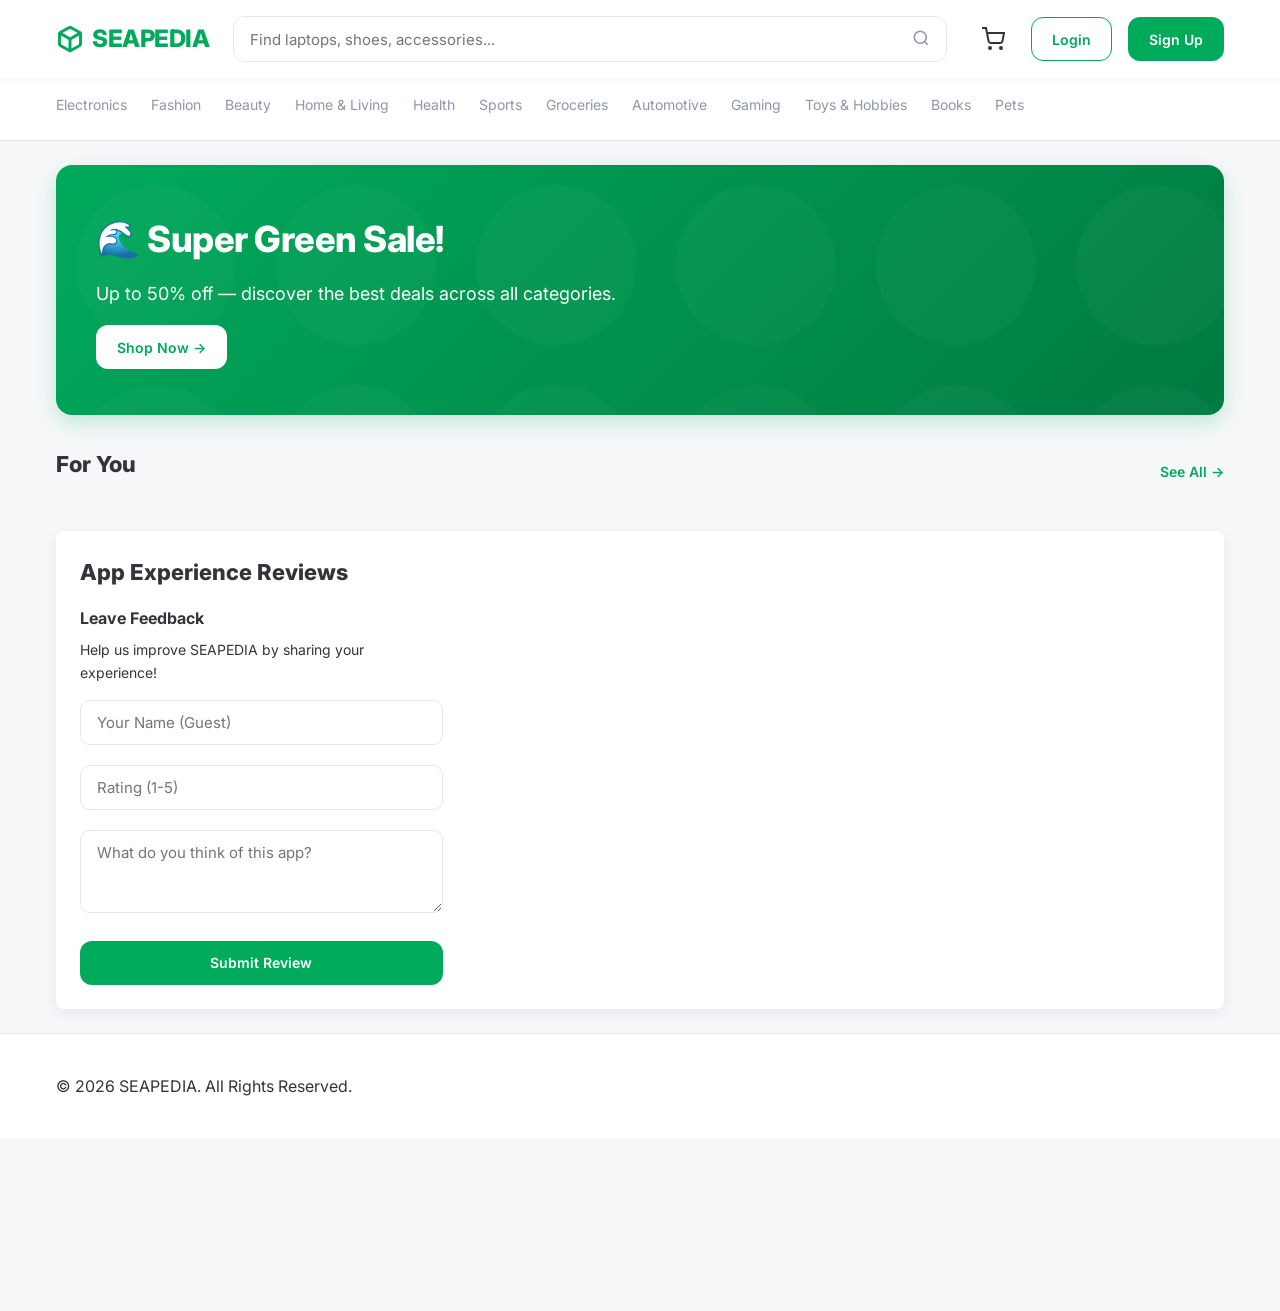
<file: index.html>
<!DOCTYPE html>
<html lang="en">
<head>
    <meta charset="UTF-8">
    <meta name="viewport" content="width=device-width, initial-scale=1.0">
    <title>SEAPEDIA - Online Marketplace</title>
    <link rel="stylesheet" href="css/style.css">
    <link rel="stylesheet" href="css/index.css">
    <link href="https://fonts.googleapis.com/css2?family=Inter:wght@400;500;600;700;800&display=swap" rel="stylesheet">
    <link rel="stylesheet" href="css/motion.css">
</head>
<body>
    <!-- Top Navbar -->
    <nav class="navbar">
        <div class="container nav-container">
            <a href="index.html" class="navbar-brand">
                <svg width="28" height="28" viewBox="0 0 24 24" fill="none" stroke="currentColor" stroke-width="2.5" stroke-linecap="round" stroke-linejoin="round"><path d="M21 16V8a2 2 0 0 0-1-1.73l-7-4a2 2 0 0 0-2 0l-7 4A2 2 0 0 0 3 8v8a2 2 0 0 0 1 1.73l7 4a2 2 0 0 0 2 0l7-4A2 2 0 0 0 21 16z"></path><polyline points="3.27 6.96 12 12.01 20.73 6.96"></polyline><line x1="12" y1="22.08" x2="12" y2="12"></line></svg>
                SEAPEDIA
            </a>
            
            <div class="search-bar">
                <input type="text" placeholder="Find laptops, shoes, accessories...">
                <button>
                    <svg width="18" height="18" viewBox="0 0 24 24" fill="none" stroke="currentColor" stroke-width="2"><circle cx="11" cy="11" r="8"></circle><line x1="21" y1="21" x2="16.65" y2="16.65"></line></svg>
                </button>
            </div>

            <div class="nav-actions" id="nav-links">
                <!-- Dynamic based on auth -->
                <div class="cart-icon">
                    <svg width="24" height="24" viewBox="0 0 24 24" fill="none" stroke="currentColor" stroke-width="2"><circle cx="9" cy="21" r="1"></circle><circle cx="20" cy="21" r="1"></circle><path d="M1 1h4l2.68 13.39a2 2 0 0 0 2 1.61h9.72a2 2 0 0 0 2-1.61L23 6H6"></path></svg>
                    <span class="cart-badge">0</span>
                </div>
                <button class="btn btn-outline" data-href="login.html">Login</button>
                <button class="btn btn-primary" data-href="login.html">Sign Up</button>
            </div>
        </div>
    </nav>

    <!-- Categories -->
    <div class="category-nav">
        <div class="container">
            <ul style="list-style: none; display: flex; gap: 24px; color: var(--text-muted); font-size: 14px; overflow-x: auto; padding-bottom: 8px; white-space: nowrap;">
                <li><a href="searchproduct.html?category=electronics" style="color:inherit; text-decoration:none;">Electronics</a></li>
                <li><a href="searchproduct.html?category=fashion" style="color:inherit; text-decoration:none;">Fashion</a></li>
                <li><a href="searchproduct.html?category=beauty" style="color:inherit; text-decoration:none;">Beauty</a></li>
                <li><a href="searchproduct.html?category=home+%26+living" style="color:inherit; text-decoration:none;">Home & Living</a></li>
                <li><a href="searchproduct.html?category=health" style="color:inherit; text-decoration:none;">Health</a></li>
                <li><a href="searchproduct.html?category=sports" style="color:inherit; text-decoration:none;">Sports</a></li>
                <li><a href="searchproduct.html?category=groceries" style="color:inherit; text-decoration:none;">Groceries</a></li>
                <li><a href="searchproduct.html?category=automotive" style="color:inherit; text-decoration:none;">Automotive</a></li>
                <li><a href="searchproduct.html?category=gaming" style="color:inherit; text-decoration:none;">Gaming</a></li>
                <li><a href="searchproduct.html?category=toys+%26+hobbies" style="color:inherit; text-decoration:none;">Toys & Hobbies</a></li>
                <li><a href="searchproduct.html?category=books" style="color:inherit; text-decoration:none;">Books</a></li>
                <li><a href="searchproduct.html?category=pets" style="color:inherit; text-decoration:none;">Pets</a></li>
            </ul>
        </div>
    </div>
    
    <main class="container">
        <!-- Promo Banner -->
        <div class="promo-banner slide-fwd-hover fade-up">
            <div>
                <h2 class="fade-up fade-up-d1">🌊 Super Green Sale!</h2>
                <p class="fade-up fade-up-d2">Up to 50% off — discover the best deals across all categories.</p>
                <button class="btn btn-primary mt-3 fade-up fade-up-d3" onclick="window.location.href='searchproduct.html'" style="background: white; color: var(--primary-color);">Shop Now →</button>
            </div>
        </div>

        <!-- Products -->
        <div class="mb-4 scroll-animate">
            <div class="flex justify-between align-center mb-2">
                <h2 class="section-title">For You</h2>
                <a href="searchproduct.html" style="font-weight: 600; font-size: 14px;">See All →</a>
            </div>
            <div class="product-grid scroll-stagger" id="product-list">
                <!-- Product Cards Injected Here -->
            </div>
        </div>

        <!-- Public App Reviews (Ecommerce Style) -->
        <div class="mb-4" style="background: white; padding: 24px; border-radius: 8px; box-shadow: var(--box-shadow);">
            <h2 class="section-title">App Experience Reviews</h2>
            <div style="display: grid; grid-template-columns: 1fr 2fr; gap: 32px;">
                <div>
                    <h3 style="font-size: 16px; margin-bottom: 8px;">Leave Feedback</h3>
                    <p class="text-muted" style="font-size: 14px; margin-bottom: 16px;">Help us improve SEAPEDIA by sharing your experience!</p>
                    <form id="review-form" onsubmit="submitReview(event)">
                        <div class="form-group">
                            <input type="text" id="review-name" class="form-control" required placeholder="Your Name (Guest)">
                        </div>
                        <div class="form-group">
                            <input type="number" id="review-rating" class="form-control" min="1" max="5" required placeholder="Rating (1-5)">
                        </div>
                        <div class="form-group">
                            <textarea id="review-comment" class="form-control" rows="3" required placeholder="What do you think of this app?"></textarea>
                        </div>
                        <button type="submit" class="btn btn-primary" style="width: 100%;">Submit Review</button>
                    </form>
                </div>
                <div id="review-list" style="display: flex; flex-direction: column; gap: 16px; max-height: 400px; overflow-y: auto; padding-right: 8px;">
                    <!-- Reviews Injected Here -->
                </div>
            </div>
        </div>
    </main>

    <!-- Footer -->
    <footer style="background: white; padding: 40px 0; border-top: 1px solid var(--border-color); margin-top: auto;">
        <div class="container text-center">
            <p class="text-muted">&copy; 2026 SEAPEDIA. All Rights Reserved.</p>
        </div>
    </footer>

    <!-- Login Modal -->
    <div class="modal-overlay" id="loginModal">
        <div class="modal-content">
            <button onclick="closeModal('loginModal')" style="position:absolute; right:16px; top:16px; background:none; border:none; font-size:20px; cursor:pointer;">&times;</button>
            <h2 class="mb-4 text-center">Login</h2>
            <form id="login-form" onsubmit="handleLogin(event)">
                <div class="form-group">
                    <label>Username</label>
                    <input type="text" id="login-username" class="form-control" required>
                </div>
                <div class="form-group">
                    <label>Password</label>
                    <input type="password" id="login-password" class="form-control" required>
                </div>
                <button type="submit" class="btn btn-primary mt-3" style="width: 100%; height: 40px;">Login</button>
            </form>
            <p class="text-center mt-3 text-muted" style="font-size: 14px;">New to SEAPEDIA? <a href="#" onclick="closeModal('loginModal'); openModal('registerModal');">Register</a></p>
        </div>
    </div>

    <!-- Register Modal -->
    <div class="modal-overlay" id="registerModal">
        <div class="modal-content">
            <button onclick="closeModal('registerModal')" style="position:absolute; right:16px; top:16px; background:none; border:none; font-size:20px; cursor:pointer;">&times;</button>
            <h2 class="mb-4 text-center">Sign Up</h2>
            <form id="register-form" onsubmit="handleRegister(event)">
                <div class="form-group">
                    <label>Username</label>
                    <input type="text" id="reg-username" class="form-control" required>
                </div>
                <div class="form-group">
                    <label>Password</label>
                    <input type="password" id="reg-password" class="form-control" required>
                </div>
                <div class="form-group">
                    <label>Register as (Check all that apply):</label>
                    <div style="display: flex; gap: 16px; margin-top: 8px;">
                        <label><input type="checkbox" name="roles" value="Buyer" checked> Buyer</label>
                        <label><input type="checkbox" name="roles" value="Seller"> Seller</label>
                        <label><input type="checkbox" name="roles" value="Driver"> Driver</label>
                    </div>
                </div>
                <button type="submit" class="btn btn-primary mt-3" style="width: 100%; height: 40px;">Register</button>
            </form>
        </div>
    </div>

    <!-- Role Selection Modal -->
    <div class="modal-overlay" id="roleModal">
        <div class="modal-content" style="max-width: 500px;">
            <h2 class="mb-3 text-center">Select Active Role</h2>
            <p class="text-center text-muted mb-4" style="font-size:14px;">Choose your active dashboard for this session.</p>
            <div id="role-selection-container" style="display:flex; flex-direction:column; gap:12px;">
                <!-- Roles injected here -->
            </div>
    <link rel="stylesheet" href="css/index.css">
    <link href="https://fonts.googleapis.com/css2?family=Inter:wght@400;500;600;700;800&display=swap" rel="stylesheet">
</head>
<body>
    <!-- Top Navbar -->
    <nav class="navbar">
        <div class="container nav-container">
            <a href="index.html" class="navbar-brand">
                <svg width="28" height="28" viewBox="0 0 24 24" fill="none" stroke="currentColor" stroke-width="2.5" stroke-linecap="round" stroke-linejoin="round"><path d="M21 16V8a2 2 0 0 0-1-1.73l-7-4a2 2 0 0 0-2 0l-7 4A2 2 0 0 0 3 8v8a2 2 0 0 0 1 1.73l7 4a2 2 0 0 0 2 0l7-4A2 2 0 0 0 21 16z"></path><polyline points="3.27 6.96 12 12.01 20.73 6.96"></polyline><line x1="12" y1="22.08" x2="12" y2="12"></line></svg>
                SEAPEDIA
            </a>
            
            <div class="search-bar">
                <input type="text" placeholder="Find laptops, shoes, accessories...">
                <button>
                    <svg width="18" height="18" viewBox="0 0 24 24" fill="none" stroke="currentColor" stroke-width="2"><circle cx="11" cy="11" r="8"></circle><line x1="21" y1="21" x2="16.65" y2="16.65"></line></svg>
                </button>
            </div>

            <div class="nav-actions" id="nav-links">
                <!-- Dynamic based on auth -->
                <div class="cart-icon">
                    <svg width="24" height="24" viewBox="0 0 24 24" fill="none" stroke="currentColor" stroke-width="2"><circle cx="9" cy="21" r="1"></circle><circle cx="20" cy="21" r="1"></circle><path d="M1 1h4l2.68 13.39a2 2 0 0 0 2 1.61h9.72a2 2 0 0 0 2-1.61L23 6H6"></path></svg>
                    <span class="cart-badge">0</span>
                </div>
                <button class="btn btn-outline" data-href="login.html">Login</button>
                <button class="btn btn-primary" data-href="login.html">Sign Up</button>
            </div>
        </div>
    </nav>

    <!-- Categories -->
    <div class="category-nav">
        <div class="container">
            <ul style="list-style: none; display: flex; gap: 24px; color: var(--text-muted); font-size: 14px; overflow-x: auto; padding-bottom: 8px;">
                <li><a href="searchproduct.html?category=electronics" style="color:inherit; text-decoration:none;">Electronics</a></li>
                <li><a href="searchproduct.html?category=fashion" style="color:inherit; text-decoration:none;">Fashion</a></li>
                <li><a href="searchproduct.html?category=beauty" style="color:inherit; text-decoration:none;">Beauty</a></li>
                <li><a href="searchproduct.html?category=home+%26+living" style="color:inherit; text-decoration:none;">Home & Living</a></li>
                <li><a href="searchproduct.html?category=health" style="color:inherit; text-decoration:none;">Health</a></li>
                <li><a href="searchproduct.html?category=sports" style="color:inherit; text-decoration:none;">Sports</a></li>
                <li><a href="searchproduct.html?category=groceries" style="color:inherit; text-decoration:none;">Groceries</a></li>
                <li><a href="searchproduct.html?category=automotive" style="color:inherit; text-decoration:none;">Automotive</a></li>
                <li><a href="searchproduct.html?category=gaming" style="color:inherit; text-decoration:none;">Gaming</a></li>
                <li><a href="searchproduct.html?category=toys+%26+hobbies" style="color:inherit; text-decoration:none;">Toys & Hobbies</a></li>
                <li><a href="searchproduct.html?category=books" style="color:inherit; text-decoration:none;">Books</a></li>
                <li><a href="searchproduct.html?category=pets" style="color:inherit; text-decoration:none;">Pets</a></li>
            </ul>
        </div>
    </div>

    <!-- Main Content -->
    <main class="container">
        <!-- Promo Banner -->
        <div class="promo-banner slide-fwd-hover">
            <div>
                <h2>Super Green Sale!</h2>
                <p>Up to 50% discount on all eco-friendly products.</p>
                <button class="btn btn-primary mt-3" style="background: white; color: var(--primary-color);">Shop Now</button>
            </div>
        </div>

        <!-- Products -->
        <div class="mb-4">
            <div class="flex justify-between align-center mb-2">
                <h2 class="section-title">For You</h2>
                <a href="#" style="font-weight: 600; font-size: 14px;">See All</a>
            </div>
            <div class="product-grid" id="product-list">
                <!-- Product Cards Injected Here -->
            </div>
        </div>

        <!-- Public App Reviews (Ecommerce Style) -->
        <div class="mb-4" style="background: white; padding: 24px; border-radius: 8px; box-shadow: var(--box-shadow);">
            <h2 class="section-title">App Experience Reviews</h2>
            <div style="display: grid; grid-template-columns: 1fr 2fr; gap: 32px;">
                <div>
                    <h3 style="font-size: 16px; margin-bottom: 8px;">Leave Feedback</h3>
                    <p class="text-muted" style="font-size: 14px; margin-bottom: 16px;">Help us improve SEAPEDIA by sharing your experience!</p>
                    <form id="review-form" onsubmit="submitReview(event)">
                        <div class="form-group">
                            <input type="text" id="review-name" class="form-control" required placeholder="Your Name (Guest)">
                        </div>
                        <div class="form-group">
                            <input type="number" id="review-rating" class="form-control" min="1" max="5" required placeholder="Rating (1-5)">
                        </div>
                        <div class="form-group">
                            <textarea id="review-comment" class="form-control" rows="3" required placeholder="What do you think of this app?"></textarea>
                        </div>
                        <button type="submit" class="btn btn-primary" style="width: 100%;">Submit Review</button>
                    </form>
                </div>
                <div id="review-list" style="display: flex; flex-direction: column; gap: 16px; max-height: 400px; overflow-y: auto; padding-right: 8px;">
                    <!-- Reviews Injected Here -->
                </div>
            </div>
        </div>
    </main>

    <!-- Footer -->
    <footer style="background: white; padding: 40px 0; border-top: 1px solid var(--border-color); margin-top: auto;">
        <div class="container text-center">
            <p class="text-muted">&copy; 2026 SEAPEDIA. All Rights Reserved.</p>
        </div>
    </footer>

    <!-- Login Modal -->
    <div class="modal-overlay" id="loginModal">
        <div class="modal-content">
            <button onclick="closeModal('loginModal')" style="position:absolute; right:16px; top:16px; background:none; border:none; font-size:20px; cursor:pointer;">&times;</button>
            <h2 class="mb-4 text-center">Login</h2>
            <form id="login-form" onsubmit="handleLogin(event)">
                <div class="form-group">
                    <label>Username</label>
                    <input type="text" id="login-username" class="form-control" required>
                </div>
                <div class="form-group">
                    <label>Password</label>
                    <input type="password" id="login-password" class="form-control" required>
                </div>
                <button type="submit" class="btn btn-primary mt-3" style="width: 100%; height: 40px;">Login</button>
            </form>
            <p class="text-center mt-3 text-muted" style="font-size: 14px;">New to SEAPEDIA? <a href="#" onclick="closeModal('loginModal'); openModal('registerModal');">Register</a></p>
        </div>
    </div>

    <!-- Register Modal -->
    <div class="modal-overlay" id="registerModal">
        <div class="modal-content">
            <button onclick="closeModal('registerModal')" style="position:absolute; right:16px; top:16px; background:none; border:none; font-size:20px; cursor:pointer;">&times;</button>
            <h2 class="mb-4 text-center">Sign Up</h2>
            <form id="register-form" onsubmit="handleRegister(event)">
                <div class="form-group">
                    <label>Username</label>
                    <input type="text" id="reg-username" class="form-control" required>
                </div>
                <div class="form-group">
                    <label>Password</label>
                    <input type="password" id="reg-password" class="form-control" required>
                </div>
                <div class="form-group">
                    <label>Register as (Check all that apply):</label>
                    <div style="display: flex; gap: 16px; margin-top: 8px;">
                        <label><input type="checkbox" name="roles" value="Buyer" checked> Buyer</label>
                        <label><input type="checkbox" name="roles" value="Seller"> Seller</label>
                        <label><input type="checkbox" name="roles" value="Driver"> Driver</label>
                    </div>
                </div>
                <button type="submit" class="btn btn-primary mt-3" style="width: 100%; height: 40px;">Register</button>
            </form>
        </div>
    </div>

    <!-- Role Selection Modal -->
    <div class="modal-overlay" id="roleModal">
        <div class="modal-content" style="max-width: 500px;">
            <h2 class="mb-3 text-center">Select Active Role</h2>
            <p class="text-center text-muted mb-4" style="font-size:14px;">Choose your active dashboard for this session.</p>
            <div id="role-selection-container" style="display:flex; flex-direction:column; gap:12px;">
                <!-- Roles injected here -->
            </div>
        </div>
    </div>

    <!-- Toasts (Custom) -->
    <div id="toast-container" style="position:fixed; bottom:24px; left:50%; transform:translateX(-50%); z-index:9999; display:flex; flex-direction:column; gap:8px;"></div>

    <!-- Enterprise-Grade Script Loading Strategy -->
    <script id="__LOADABLE_REQUIRED_CHUNKS__" type="application/json" crossorigin="anonymous">
        [0, 1, 2]
    </script>
    <script defer data-chunk="runtime" src="js/style.js" crossorigin="anonymous"></script>
    <script defer data-chunk="main" src="js/index.js" crossorigin="anonymous"></script>
    <script src="js/motion.js"></script>
</body>
</html>
</file>
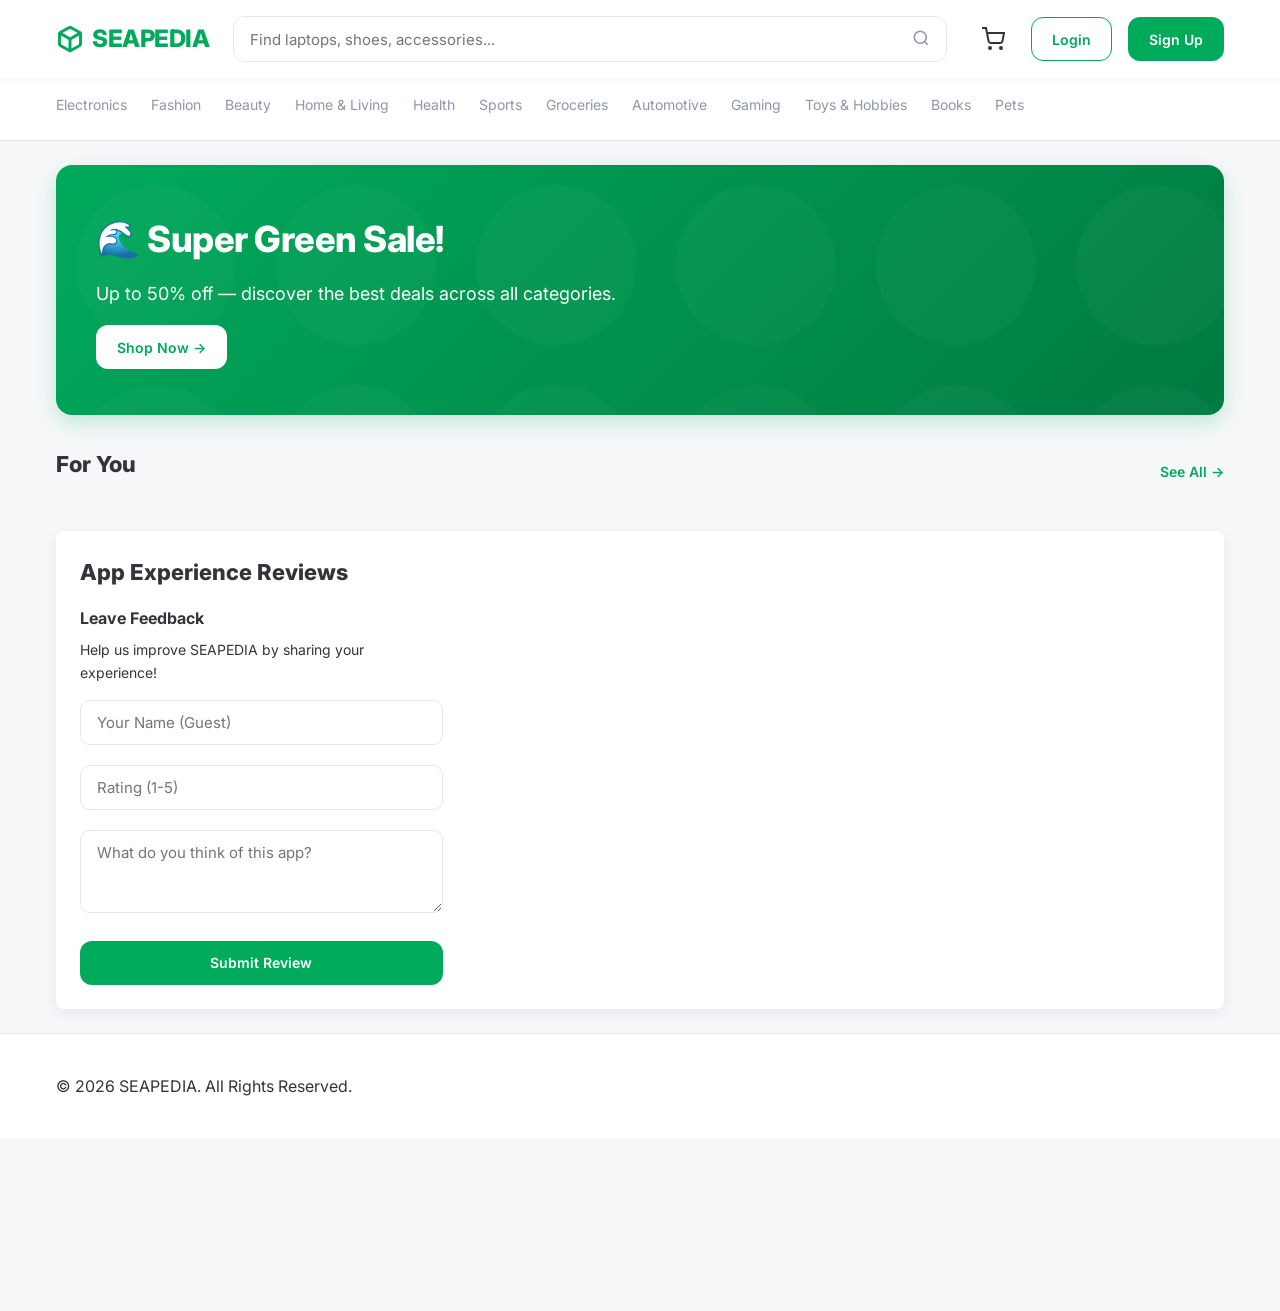
<file: admin.html>
<!DOCTYPE html>
<html lang="en">
<head>
    <meta charset="UTF-8">
    <meta name="viewport" content="width=device-width, initial-scale=1.0">
    <meta name="description" content="SEAPEDIA Admin Dashboard — platform monitoring, order management, and overdue engine.">
    <title>Admin Dashboard — SEAPEDIA</title>
    <link rel="preconnect" href="https://fonts.googleapis.com">
    <link href="https://fonts.googleapis.com/css2?family=Inter:wght@400;500;600;700;800&display=swap" rel="stylesheet">
    <link rel="stylesheet" href="css/style.css">
    <link rel="stylesheet" href="css/motion.css">
    <style>
        :root {
            --sidebar-bg:     #0a2e1a;
            --sidebar-text:   #a7d8b6;
            --sidebar-hover:  #1a4a2e;
            --sidebar-active: #00aa5b;
        }
        body { background: #f0f4f2; display: flex; flex-direction: column; min-height: 100vh; }

        /* ── Navbar ── */
        .admin-navbar {
            background: var(--sidebar-bg);
            padding: 14px 32px;
            display: flex;
            align-items: center;
            justify-content: space-between;
            box-shadow: 0 2px 12px rgba(0,0,0,0.3);
            position: sticky;
            top: 0;
            z-index: 1000;
        }
        .admin-brand { font-size: 22px; font-weight: 800; color: #fff; letter-spacing: -0.5px; text-decoration: none; }
        .admin-brand span { color: var(--sidebar-active); }
        .admin-nav-right { display: flex; align-items: center; gap: 16px; color: var(--sidebar-text); font-size: 14px; }
        .admin-nav-right strong { color: #fff; }
        .btn-nav-logout {
            border: 1px solid rgba(255,255,255,0.2);
            color: #fff;
            background: transparent;
            font-size: 13px;
            padding: 8px 18px;
            border-radius: 8px;
            cursor: pointer;
            transition: background 0.2s;
        }
        .btn-nav-logout:hover { background: rgba(255,255,255,0.1); }

        /* ── Layout ── */
        .admin-layout { display: grid; grid-template-columns: 240px 1fr; flex: 1; }

        /* ── Sidebar ── */
        .admin-sidebar {
            background: var(--sidebar-bg);
            min-height: calc(100vh - 52px);
            padding: 28px 0;
            position: sticky;
            top: 52px;
            height: calc(100vh - 52px);
            overflow-y: auto;
        }
        .admin-sidebar nav ul { list-style: none; display: flex; flex-direction: column; gap: 4px; padding: 0 12px; }
        .admin-sidebar nav ul li a,
        .admin-sidebar nav ul li button {
            display: flex;
            align-items: center;
            gap: 10px;
            padding: 11px 16px;
            border-radius: 10px;
            color: var(--sidebar-text);
            font-weight: 500;
            font-size: 14px;
            text-decoration: none;
            border: none;
            background: transparent;
            cursor: pointer;
            width: 100%;
            transition: all 0.18s;
        }
        .admin-sidebar nav ul li a:hover,
        .admin-sidebar nav ul li button:hover { background: var(--sidebar-hover); color: #fff; }
        .admin-sidebar nav ul li a.sidebar-active { background: var(--sidebar-active); color: #fff; font-weight: 700; }
        .sidebar-divider { height: 1px; background: rgba(255,255,255,0.07); margin: 10px 18px; }

        /* ── Main Content ── */
        .admin-content { padding: 32px; display: flex; flex-direction: column; gap: 32px; }

        .admin-page-header h1 { font-size: 26px; font-weight: 800; margin-bottom: 4px; }
        .admin-page-header p  { color: var(--text-muted); font-size: 14px; }

        /* ── Stats Grid ── */
        .stats-grid { display: grid; grid-template-columns: repeat(auto-fill, minmax(175px, 1fr)); gap: 18px; }
        .stat-card {
            background: #fff;
            border-radius: 16px;
            padding: 22px 18px;
            box-shadow: 0 2px 10px rgba(0,0,0,0.06);
            display: flex;
            flex-direction: column;
            gap: 6px;
            transition: transform 0.2s, box-shadow 0.2s;
        }
        .stat-card:hover { transform: translateY(-3px); box-shadow: 0 8px 24px rgba(0,0,0,0.1); }
        .stat-card .stat-icon  { font-size: 28px; }
        .stat-card .stat-label { font-size: 11px; font-weight: 700; color: var(--text-muted); text-transform: uppercase; letter-spacing: 0.5px; }
        .stat-card .stat-value { font-size: 24px; font-weight: 800; color: var(--text-dark); }
        .stat-card.c-green  { border-top: 3px solid #00aa5b; }
        .stat-card.c-blue   { border-top: 3px solid #1976d2; }
        .stat-card.c-orange { border-top: 3px solid #f57c00; }
        .stat-card.c-purple { border-top: 3px solid #7b1fa2; }
        .stat-card.c-yellow { border-top: 3px solid #fbc02d; }
        .stat-card.c-red    { border-top: 3px solid #d32f2f; }

        /* ── Admin Card (table wrapper) ── */
        .admin-card { background: #fff; border-radius: 16px; box-shadow: 0 2px 10px rgba(0,0,0,0.06); overflow: hidden; }
        .admin-card-header {
            padding: 18px 24px;
            border-bottom: 1px solid var(--border-color);
            display: flex;
            align-items: center;
            justify-content: space-between;
        }
        .admin-card-header h2 { font-size: 16px; font-weight: 700; }

        /* ── Orders Table ── */
        .orders-table { width: 100%; border-collapse: collapse; font-size: 13px; }
        .orders-table thead th {
            padding: 11px 18px;
            text-align: left;
            font-size: 11px;
            font-weight: 700;
            text-transform: uppercase;
            letter-spacing: 0.5px;
            color: var(--text-muted);
            background: #f8fafb;
            border-bottom: 1px solid var(--border-color);
        }
        .orders-table tbody tr { border-bottom: 1px solid #f0f0f0; transition: background 0.12s; }
        .orders-table tbody tr:hover { background: #f8fafb; }
        .orders-table tbody tr:last-child { border-bottom: none; }
        .orders-table tbody td { padding: 12px 18px; vertical-align: middle; }

        /* ── Status Badges ── */
        .status-badge {
            display: inline-block;
            padding: 3px 10px;
            border-radius: 20px;
            font-size: 11px;
            font-weight: 700;
            white-space: nowrap;
        }
        .badge-warning  { background: #fff8e1; color: #f57c00; }
        .badge-info     { background: #e3f2fd; color: #1565c0; }
        .badge-primary  { background: #e8f5e9; color: #00aa5b; }
        .badge-success  { background: #e8f5e9; color: #2e7d32; }
        .badge-danger   { background: #fce4ec; color: #c62828; }
        .badge-secondary{ background: #f5f5f5; color: #616161; }

        /* ── Overdue Box ── */
        .overdue-box {
            background: linear-gradient(135deg, #0a2e1a 0%, #1a4a2e 100%);
            border-radius: 16px;
            padding: 32px;
            display: flex;
            align-items: center;
            justify-content: space-between;
            gap: 24px;
            box-shadow: 0 4px 20px rgba(0,0,0,0.2);
        }
        .overdue-box h3   { font-size: 20px; font-weight: 800; color: #fff; margin-bottom: 6px; }
        .overdue-box p    { font-size: 14px; color: #a7d8b6; max-width: 500px; line-height: 1.6; }
        .btn-danger {
            background: #d32f2f;
            color: #fff;
            border: none;
            padding: 14px 26px;
            border-radius: 12px;
            font-size: 14px;
            font-weight: 700;
            cursor: pointer;
            transition: all 0.2s;
            white-space: nowrap;
            min-height: 48px;
        }
        .btn-danger:hover    { background: #b71c1c; transform: translateY(-1px); box-shadow: 0 4px 16px rgba(211,47,47,0.4); }
        .btn-danger:active   { transform: translateY(0); }
        .btn-danger:disabled { opacity: 0.6; cursor: not-allowed; transform: none; }

        @media (max-width: 900px) {
            .admin-layout { grid-template-columns: 1fr; }
            .admin-sidebar { display: none; }
            .admin-content { padding: 20px; }
            .overdue-box   { flex-direction: column; text-align: center; }
        }
    </style>
</head>
<body>

    <!-- Navbar -->
    <header class="admin-navbar">
        <a href="index.html" class="admin-brand"><span>SEA</span>PEDIA
            <span style="font-size:12px;font-weight:500;color:#a7d8b6;margin-left:8px">Admin</span>
        </a>
        <div class="admin-nav-right">
            <span>Welcome, <strong id="admin-username">Admin</strong></span>
            <button class="btn-nav-logout" onclick="adminLogout()">Logout</button>
        </div>
    </header>

    <!-- Layout -->
    <div class="admin-layout">

        <!-- Sidebar -->
        <aside class="admin-sidebar">
            <nav>
                <ul>
                    <li><a href="#section-overview" data-section="section-overview" class="sidebar-active">📊 Overview</a></li>
                    <li><a href="#section-orders"   data-section="section-orders">📦 Orders</a></li>
                    <li><a href="#section-overdue"  data-section="section-overdue">⚠️ Overdue</a></li>
                    <div class="sidebar-divider"></div>
                    <li><a href="index.html">🏠 Back to Store</a></li>
                    <li><button onclick="adminLogout()">🚪 Logout</button></li>
                </ul>
            </nav>
        </aside>

        <!-- Main -->
        <main class="admin-content">

            <!-- Header -->
            <div class="admin-page-header fade-up" id="section-overview">
                <h1>Admin Dashboard</h1>
                <p>Platform-wide monitoring and management</p>
            </div>

            <!-- Stats -->
            <section>
                <p style="font-size:11px;font-weight:700;text-transform:uppercase;letter-spacing:0.5px;color:var(--text-muted);margin-bottom:14px">
                    Platform Overview
                </p>
                <div class="stats-grid">
                    <div class="stat-card c-green scroll-animate">
                        <div class="stat-icon">👥</div>
                        <div class="stat-label">Total Users</div>
                        <div class="stat-value" id="stat-users">—</div>
                    </div>
                    <div class="stat-card c-blue scroll-animate">
                        <div class="stat-icon">📦</div>
                        <div class="stat-label">Products</div>
                        <div class="stat-value" id="stat-products">—</div>
                    </div>
                    <div class="stat-card c-purple scroll-animate">
                        <div class="stat-icon">🛒</div>
                        <div class="stat-label">Orders</div>
                        <div class="stat-value" id="stat-orders">—</div>
                    </div>
                    <div class="stat-card c-green scroll-animate">
                        <div class="stat-icon">💰</div>
                        <div class="stat-label">Revenue</div>
                        <div class="stat-value" id="stat-revenue" style="font-size:16px">—</div>
                    </div>
                    <div class="stat-card c-yellow scroll-animate">
                        <div class="stat-icon">⏳</div>
                        <div class="stat-label">Pending</div>
                        <div class="stat-value" id="stat-pending">—</div>
                    </div>
                    <div class="stat-card c-orange scroll-animate">
                        <div class="stat-icon">🚚</div>
                        <div class="stat-label">Active Deliveries</div>
                        <div class="stat-value" id="stat-active">—</div>
                    </div>
                </div>
            </section>

            <!-- Orders Table -->
            <section class="admin-card scroll-animate" id="section-orders">
                <div class="admin-card-header">
                    <h2>Recent Orders <span style="color:var(--text-muted);font-size:13px;font-weight:400">(last 100)</span></h2>
                    <button class="btn btn-outline" style="font-size:13px;padding:8px 14px" onclick="loadAdminOrders()">🔄 Refresh</button>
                </div>
                <div style="overflow-x:auto">
                    <table class="orders-table" id="admin-orders-table">
                        <thead>
                            <tr>
                                <th>Order ID</th>
                                <th>Buyer</th>
                                <th>Store</th>
                                <th>Status</th>
                                <th>Total</th>
                                <th>Date</th>
                            </tr>
                        </thead>
                        <tbody>
                            <tr><td colspan="6" style="text-align:center;padding:32px;color:var(--text-muted)">Loading orders…</td></tr>
                        </tbody>
                    </table>
                </div>
            </section>

            <!-- Overdue Engine -->
            <section id="section-overdue" class="scroll-animate">
                <div class="overdue-box">
                    <div>
                        <h3>⚠️ Overdue Order Engine</h3>
                        <p>
                            Cancels all orders stuck in <strong style="color:#e8f5e9">Sedang Dikemas</strong> for more
                            than <strong style="color:#e8f5e9">3 days</strong> and automatically refunds the buyer's
                            wallet. Run periodically to keep the platform healthy.
                        </p>
                    </div>
                    <button class="btn-danger" id="trigger-overdue">Trigger Overdue Check</button>
                </div>
            </section>

        </main>
    </div>

    <div id="toast-container"></div>

    <script src="js/style.js"></script>
    <script src="js/motion.js"></script>
    <script src="js/admin.js"></script>
</body>
</html>
</file>
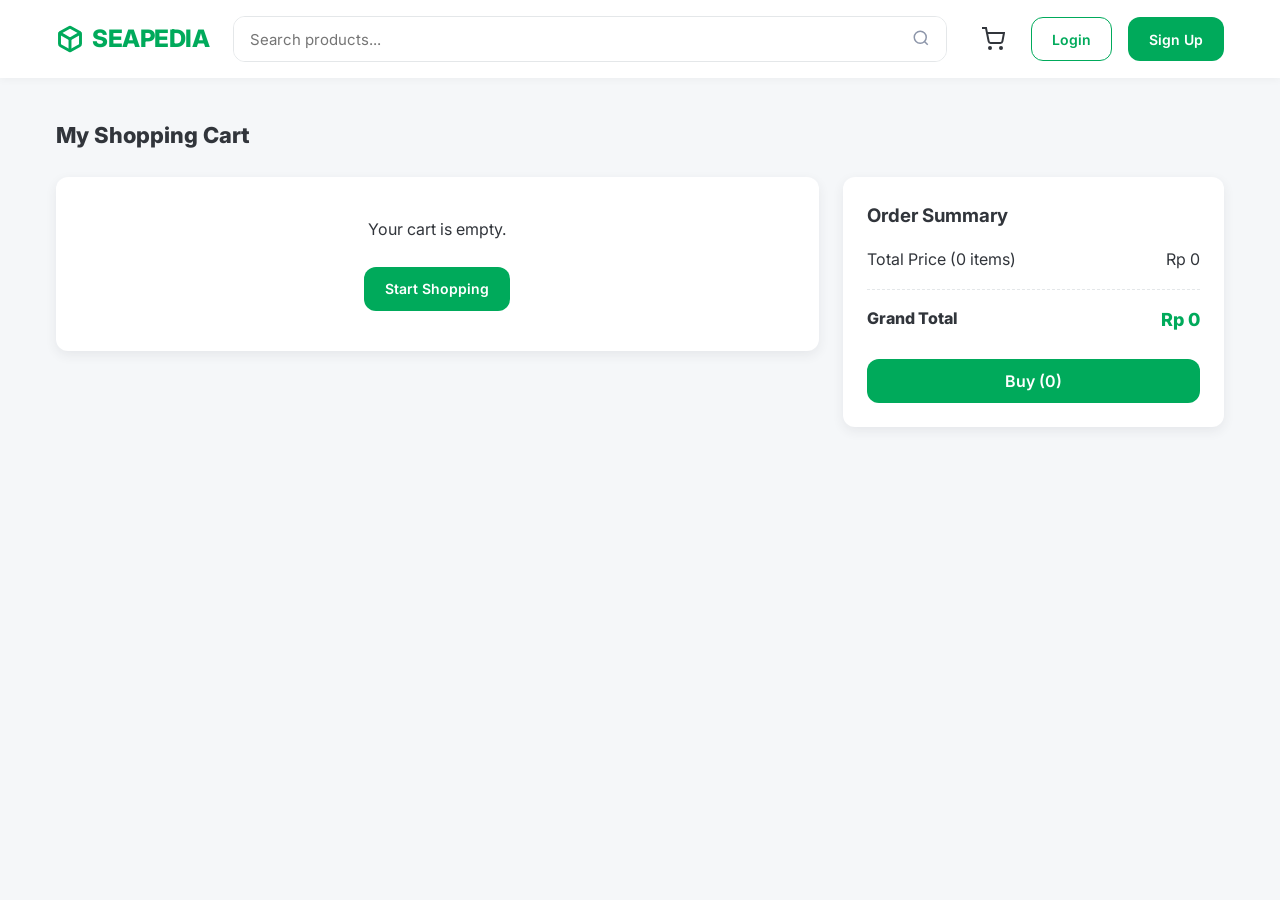
<file: cart.html>
<!DOCTYPE html>
<html lang="en">
<head>
    <meta charset="UTF-8">
    <meta name="viewport" content="width=device-width, initial-scale=1.0">
    <title>Shopping Cart - SEAPEDIA</title>
    <link rel="stylesheet" href="css/style.css">
    <link rel="stylesheet" href="css/cart.css">
    <link rel="stylesheet" href="css/motion.css">
</head>
<body>
    <nav class="navbar">
        <div class="container nav-container">
            <a href="index.html" class="navbar-brand">
                <svg width="28" height="28" viewBox="0 0 24 24" fill="none" stroke="currentColor" stroke-width="2.5" stroke-linecap="round" stroke-linejoin="round"><path d="M21 16V8a2 2 0 0 0-1-1.73l-7-4a2 2 0 0 0-2 0l-7 4A2 2 0 0 0 3 8v8a2 2 0 0 0 1 1.73l7 4a2 2 0 0 0 2 0l7-4A2 2 0 0 0 21 16z"></path><polyline points="3.27 6.96 12 12.01 20.73 6.96"></polyline><line x1="12" y1="22.08" x2="12" y2="12"></line></svg>
                SEAPEDIA
            </a>
            <div class="search-bar">
                <input type="text" placeholder="Search products...">
                <button><svg width="18" height="18" viewBox="0 0 24 24" fill="none" stroke="currentColor" stroke-width="2"><circle cx="11" cy="11" r="8"></circle><line x1="21" y1="21" x2="16.65" y2="16.65"></line></svg></button>
            </div>
            <div class="nav-actions" id="nav-links">
                <button class="btn btn-outline" data-href="index.html">Back to Home</button>
            </div>
        </div>
    </nav>

    <main class="container" style="margin-top: 40px; margin-bottom: 40px;">
        <h1 class="section-title mb-4">My Shopping Cart</h1>
        
        <div class="cart-container">
            <!-- Cart Items List -->
            <div id="cart-items-container">
                <!-- Injected dynamically by cart.js -->
            </div>

            <!-- Cart Summary -->
            <div class="cart-summary">
                <h3 style="margin-bottom: 16px;">Order Summary</h3>
                <div class="flex justify-between mb-2">
                    <span class="text-muted" id="summary-items-text">Total Price (0 items)</span>
                    <span id="summary-price-text">Rp 0</span>
                </div>
                <hr style="border:none; border-top:1px dashed var(--border-color); margin: 16px 0;">
                <div class="flex justify-between mb-4">
                    <span style="font-weight:800;">Grand Total</span>
                    <span style="font-weight:800; font-size:18px; color:var(--primary-color);" id="grand-total-text">Rp 0</span>
                </div>
                
                <button class="btn btn-primary" style="width: 100%; font-size: 16px;" id="checkout-btn" data-href="checkout.html">Proceed to Checkout</button>
            </div>
        </div>
    </main>

    <script src="js/style.js"></script>
    <script src="js/cart.js"></script>
    <script src="js/motion.js"></script>
</body>
</html>
</file>
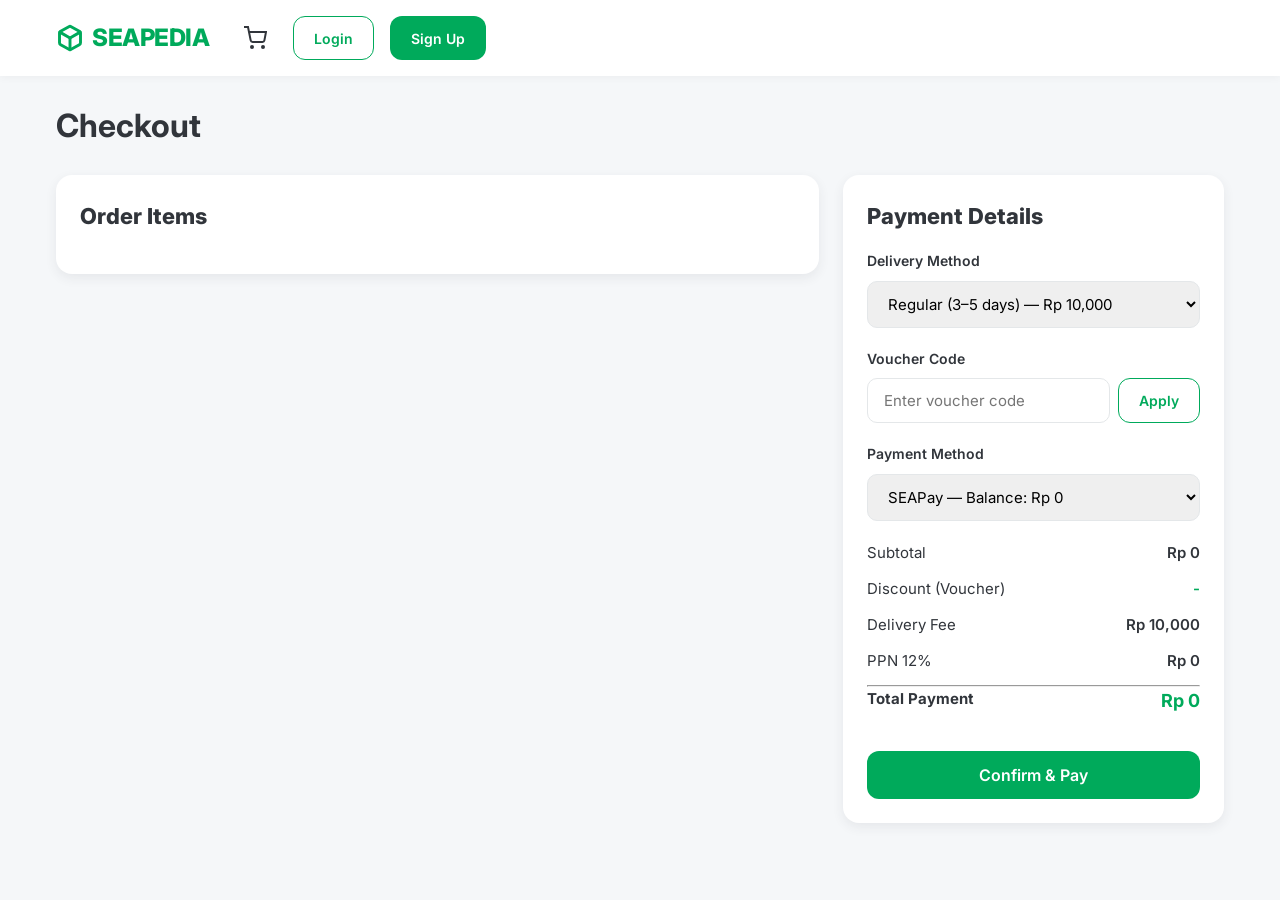
<file: checkout.html>
<!DOCTYPE html>
<html lang="en">
<head>
    <meta charset="UTF-8">
    <meta name="viewport" content="width=device-width, initial-scale=1.0">
    <title>Checkout - SEAPEDIA</title>
    <link rel="stylesheet" href="css/style.css">
    <link rel="stylesheet" href="css/checkout.css">
    <link rel="stylesheet" href="css/motion.css">
</head>
<body>
    <nav class="navbar">
        <div class="container nav-container">
            <a href="index.html" class="navbar-brand">
                <svg width="28" height="28" viewBox="0 0 24 24" fill="none" stroke="currentColor" stroke-width="2.5" stroke-linecap="round" stroke-linejoin="round"><path d="M21 16V8a2 2 0 0 0-1-1.73l-7-4a2 2 0 0 0-2 0l-7 4A2 2 0 0 0 3 8v8a2 2 0 0 0 1 1.73l7 4a2 2 0 0 0 2 0l7-4A2 2 0 0 0 21 16z"></path><polyline points="3.27 6.96 12 12.01 20.73 6.96"></polyline><line x1="12" y1="22.08" x2="12" y2="12"></line></svg>
                SEAPEDIA
            </a>
            <div class="nav-actions" id="nav-links">
                <!-- Injected via JS -->
            </div>
        </div>
    </nav>

    <main class="container mb-4 mt-4">
        <h1 class="mb-4">Checkout</h1>
        <div class="checkout-grid" style="display: grid; grid-template-columns: 2fr 1fr; gap: 24px; align-items: start;">
            <!-- Order Summary -->
            <div>
                <div class="checkout-card" style="background: white; padding: 24px; border-radius: 16px; box-shadow: var(--box-shadow);">
                    <h2 class="section-title mb-3">Order Items</h2>
                    <div id="checkout-items-list">
                        <!-- Items injected here -->
                    </div>
                </div>
            </div>
            
            <!-- Payment & Summary -->
            <div>
                <div class="checkout-card" style="background: white; padding: 24px; border-radius: 16px; box-shadow: var(--box-shadow); position: sticky; top: 100px;">
                    <h2 class="section-title mb-3">Payment Details</h2>
                    <div class="form-group">
                        <label>Delivery Method</label>
                        <select id="delivery-method" class="form-control" onchange="updateCheckoutSummary()">
                            <option value="Regular">Regular (3–5 days) — Rp 10,000</option>
                            <option value="Next Day">Next Day (1 day) — Rp 20,000</option>
                            <option value="Instant">Instant (same day) — Rp 35,000</option>
                        </select>
                    </div>

                    <div class="form-group">
                        <label>Voucher Code</label>
                        <div class="flex gap-2">
                            <input type="text" id="voucher-input" class="form-control" placeholder="Enter voucher code" style="flex:1">
                            <button class="btn btn-outline" onclick="applyVoucher()" style="white-space:nowrap">Apply</button>
                        </div>
                        <p id="voucher-hint" class="text-muted" style="font-size:12px; margin-top:6px;"></p>
                    </div>

                    <div class="form-group">
                        <label>Payment Method</label>
                        <select id="payment-method" class="form-control">
                            <option value="wallet">SEAPay — Balance: <span id="checkout-wallet-balance">Rp 0</span></option>
                            <option value="transfer">Bank Transfer</option>
                            <option value="cod">Cash on Delivery</option>
                        </select>
                    </div>
                    
                    <div class="summary-row flex justify-between mb-2">
                        <span class="text-muted">Subtotal</span>
                        <span id="checkout-subtotal" style="font-weight: 600;">Rp 0</span>
                    </div>
                    <div class="summary-row flex justify-between mb-2">
                        <span class="text-muted">Discount (Voucher)</span>
                        <span id="checkout-discount" style="font-weight: 600; color: var(--primary-color);">-</span>
                    </div>
                    <div class="summary-row flex justify-between mb-2">
                        <span class="text-muted">Delivery Fee</span>
                        <span id="checkout-delivery" style="font-weight: 600;">Rp 10,000</span>
                    </div>
                    <div class="summary-row flex justify-between mb-2">
                        <span class="text-muted">PPN 12%</span>
                        <span id="checkout-ppn" style="font-weight: 600;">Rp 0</span>
                    </div>
                    <hr class="my-3">
                    <div class="summary-row flex justify-between mb-2">
                        <strong>Total Payment</strong>
                        <strong id="checkout-total" style="color: var(--primary-color); font-size: 18px;">Rp 0</strong>
                    </div>
                    
                    <button class="btn btn-primary mt-4" style="width: 100%; height: 48px; font-size: 16px;" onclick="processCheckout()">Confirm & Pay</button>
                </div>
            </div>
        </div>
    </main>

    <div id="toast-container"></div>
    <script src="js/style.js"></script>
    <script src="js/checkout.js"></script>
    <script src="js/motion.js"></script>
</body>
</html>
</file>
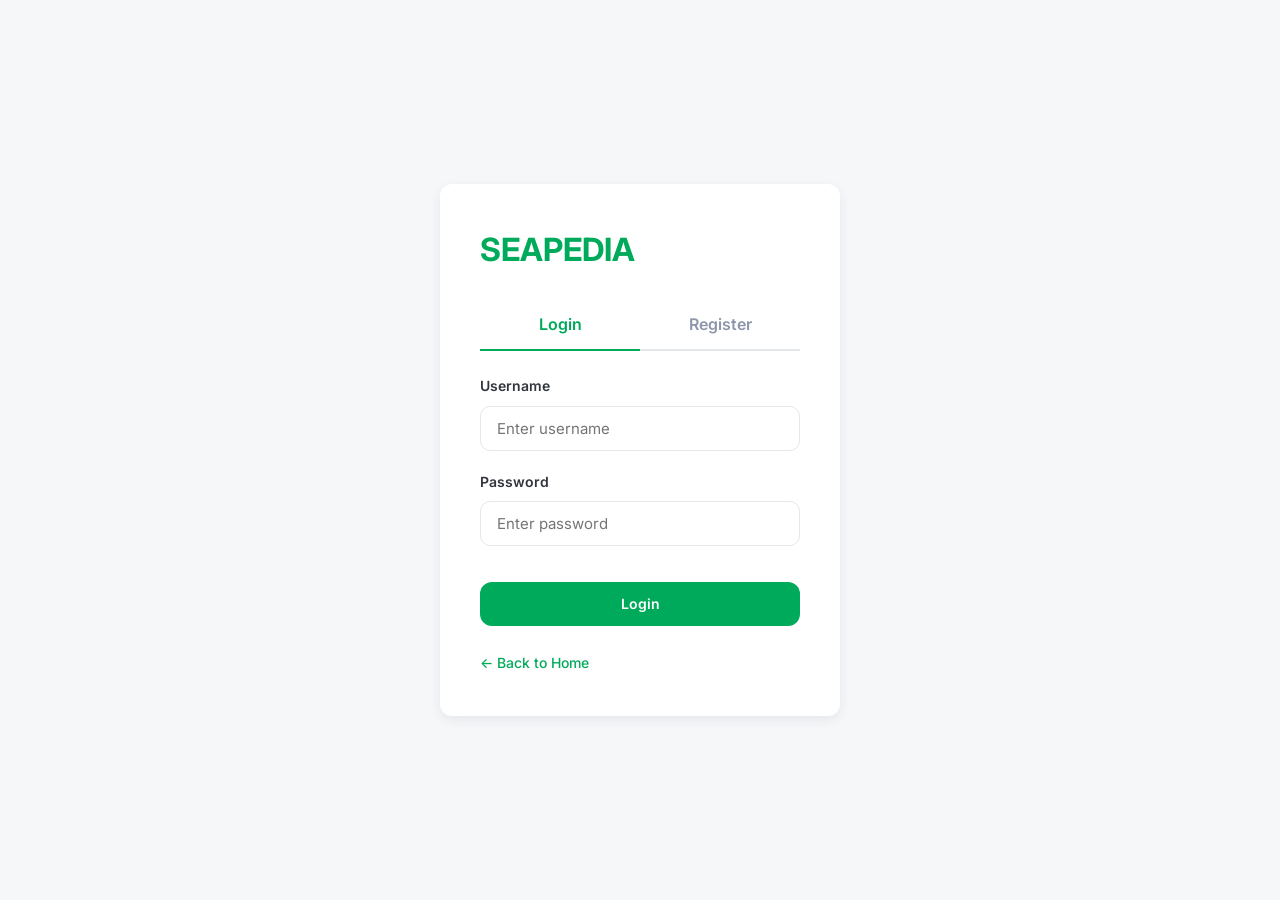
<file: dashboard.html>
<!DOCTYPE html>
<html lang="en">
<head>
    <meta charset="UTF-8">
    <meta name="viewport" content="width=device-width, initial-scale=1.0">
    <title>Buyer Dashboard - SEAPEDIA</title>
    <link rel="stylesheet" href="css/style.css">
    <link rel="stylesheet" href="css/dashboard.css">
    <link rel="stylesheet" href="css/motion.css">
</head>
<body style="background: var(--background-light);">
    <nav class="navbar" style="box-shadow: 0 4px 12px rgba(0,0,0,0.05); z-index: 100;">
        <div class="container nav-container flex justify-between align-center">
            <a href="index.html" class="navbar-brand">
                <span style="color: var(--primary-color);">BUYER</span>-POV
            </a>
            <div class="flex gap-3 align-center">
                <span id="buyer-name" style="font-weight: 600;">Welcome, User</span>
                <button class="btn btn-outline" onclick="logout()" style="border-color: #d32f2f; color: #d32f2f;">Logout</button>
            </div>
        </div>
    </nav>

    <div class="container mt-4" style="display: grid; grid-template-columns: 250px 1fr; gap: 24px; min-height: 80vh;">
        <!-- Sidebar -->
        <div style="background: white; border-radius: 16px; padding: 24px; box-shadow: var(--box-shadow); height: fit-content; position: sticky; top: 100px;">
            <ul style="list-style: none; display: flex; flex-direction: column; gap: 12px;">
                <li><a href="#" class="btn" style="display:block; text-align:left; background: #e8f5e9; color: var(--primary-color); font-weight:600;">Overview</a></li>
                <li><a href="myOrder.html" class="btn btn-outline" style="display:block; text-align:left; border:none; color:var(--text-muted);">Transaction History</a></li>
                <li><a href="#" class="btn btn-outline" style="display:block; text-align:left; border:none; color:var(--text-muted);">Wishlist</a></li>
                <li><a href="#" class="btn btn-outline" style="display:block; text-align:left; border:none; color:var(--text-muted);">Settings</a></li>
            </ul>
        </div>

        <!-- Main Content -->
        <div style="background: white; border-radius: 16px; padding: 32px; box-shadow: var(--box-shadow);">
            <div class="flex justify-between align-center mb-4">
                <h2>Account Overview</h2>
                <div class="stat-card scroll-animate" style="background: var(--primary-color); color: white; padding: 16px 24px; border-radius: 12px;">
                    <p style="font-size: 14px; opacity: 0.9;">SEAPay Balance</p>
                    <h3 id="wallet-balance" style="font-size: 24px; margin-top: 4px;">Rp 0</h3>
                </div>
            </div>

            <h3 class="section-title mb-3 mt-4">Recent Activity</h3>
            <div id="recent-activity-list" style="display: flex; flex-direction: column; gap: 16px;">
                <!-- Activity injected here -->
                <p class="text-muted" style="padding: 20px;">No recent activity.</p>
            </div>

            <h3 class="section-title mb-3 mt-4">My Wishlist</h3>
            <div id="wishlist-activity-list" style="display: flex; flex-direction: column;">
                <!-- Wishlist injected here -->
            </div>
        </div>
    </div>

    <div id="toast-container"></div>
    <!-- Enterprise-Grade Script Loading Strategy -->
    <script id="__LOADABLE_REQUIRED_CHUNKS__" type="application/json" crossorigin="anonymous">[0]</script>
    <script defer data-chunk="runtime" src="js/style.js" crossorigin="anonymous"></script>
    <script defer data-chunk="main" src="js/dashboard.js" crossorigin="anonymous"></script>
    <script src="js/motion.js"></script>
</body>
</html>
</file>
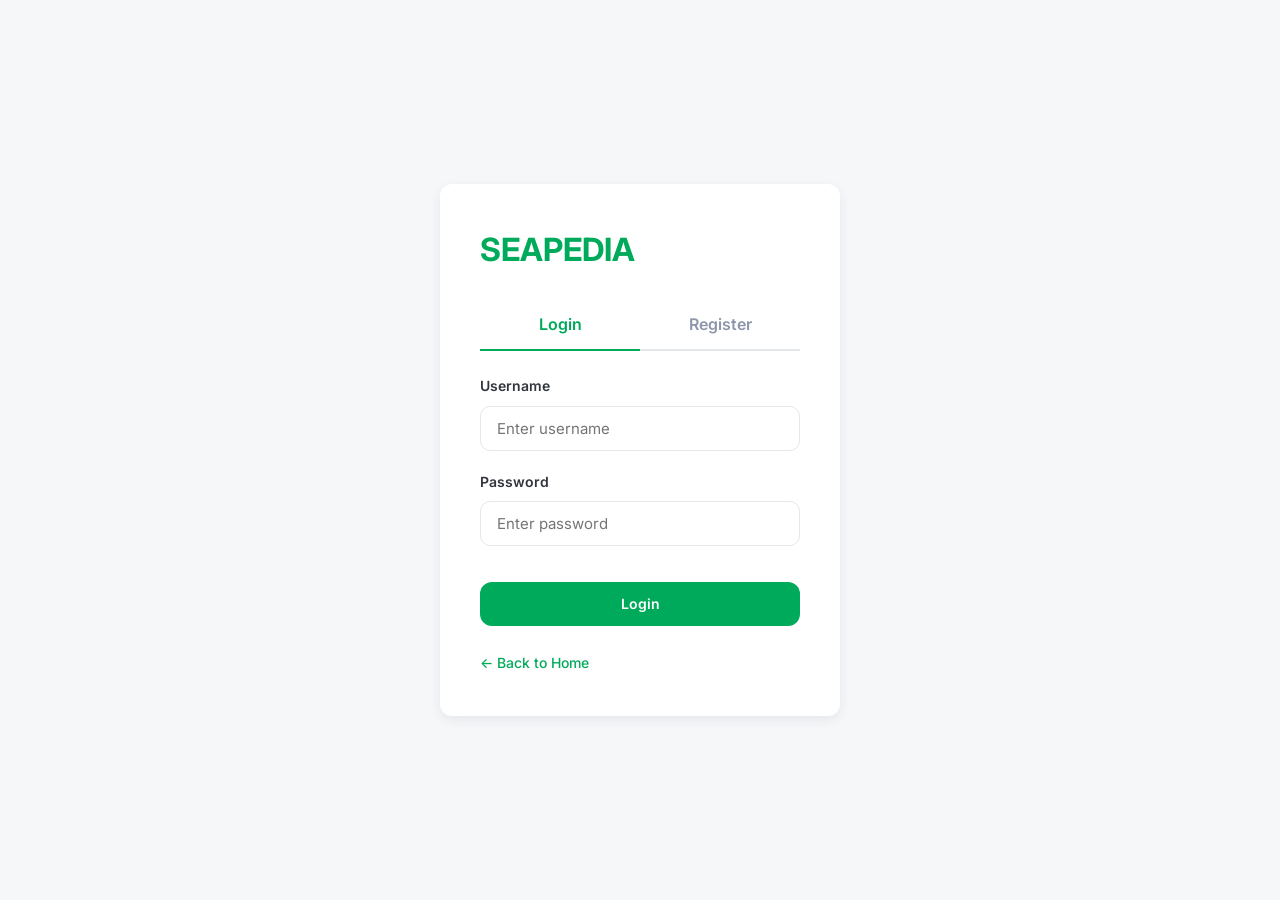
<file: login.html>
<!DOCTYPE html>
<html lang="en">
<head>
    <meta charset="UTF-8">
    <meta name="viewport" content="width=device-width, initial-scale=1.0">
    <title>Login - SEAPEDIA</title>
    <link rel="stylesheet" href="css/style.css">
    <link rel="stylesheet" href="css/login.css">
    <style>
        .auth-container {
            min-height: 100vh;
            display: flex;
            align-items: center;
            justify-content: center;
            background: var(--background-light);
            padding: 20px;
        }
        .auth-card {
            background: white;
            padding: 40px;
            border-radius: 12px;
            box-shadow: var(--box-shadow);
            width: 100%;
            max-width: 400px;
        }
        .tabs {
            display: flex;
            margin-bottom: 24px;
            border-bottom: 2px solid var(--border-color);
        }
        .tab {
            flex: 1;
            text-align: center;
            padding: 12px 0;
            cursor: pointer;
            font-weight: 600;
            color: var(--text-muted);
        }
        .tab.active {
            color: var(--primary-color);
            border-bottom: 2px solid var(--primary-color);
            margin-bottom: -2px;
        }
    </style>
    <link rel="stylesheet" href="css/motion.css">
</head>
<body>
    <div class="auth-container">
        <div class="auth-card">
            <h1 class="text-center" style="color:var(--primary-color); margin-bottom: 24px;">SEAPEDIA</h1>
            
            <div class="tabs">
                <div class="tab active" id="tab-login">Login</div>
                <div class="tab" id="tab-register">Register</div>
            </div>

            <!-- Login Form -->
            <form id="login-form">
                <div class="form-group">
                    <label>Username</label>
                    <input type="text" id="login-username" class="form-control" required placeholder="Enter username">
                </div>
                <div class="form-group">
                    <label>Password</label>
                    <input type="password" id="login-password" class="form-control" required placeholder="Enter password">
                </div>
                <button type="submit" class="btn btn-primary" style="width: 100%; height: 44px; margin-top: 16px;">Login</button>
            </form>

            <!-- Register Form (Hidden by default) -->
            <form id="register-form" style="display: none;">
                <div class="form-group">
                    <label>Username</label>
                    <input type="text" id="reg-username" class="form-control" required placeholder="Choose a username">
                </div>
                <div class="form-group">
                    <label>Password</label>
                    <input type="password" id="reg-password" class="form-control" required placeholder="Create a password">
                </div>
                <div class="form-group">
                    <label>I want to register as (Check all that apply):</label>
                    <div style="display: flex; flex-direction: column; gap: 8px; margin-top: 8px;">
                        <label><input type="checkbox" name="roles" value="Buyer" checked> 🛒 Buyer (Shopping)</label>
                        <label><input type="checkbox" name="roles" value="Seller"> 🏪 Seller (Open a store)</label>
                        <label><input type="checkbox" name="roles" value="Driver"> 🛵 Driver (Deliver items)</label>
                    </div>
                </div>
                <button type="submit" class="btn btn-primary" style="width: 100%; height: 44px; margin-top: 16px;">Create Account</button>
            </form>

            <div class="text-center mt-4">
                <a href="index.html" style="font-size: 14px; font-weight: 500;">&larr; Back to Home</a>
            </div>
        </div>
    </div>

    <!-- Role Selection Modal (For users with multiple roles) -->
    <div class="modal-overlay" id="roleModal">
        <div class="modal-content" style="max-width: 400px; padding: 40px; text-align: center;">
            <h2 class="mb-3">Welcome Back!</h2>
            <p class="text-muted mb-4">Choose your active dashboard for this session.</p>
            <div id="role-selection-container" style="display:flex; flex-direction:column; gap:12px;">
                <!-- Roles injected here via app.js -->
            </div>
        </div>
    </div>

    <!-- Toasts (Custom) -->
    <div id="toast-container" style="position: fixed; bottom: 20px; right: 20px; z-index: 9999; display: flex; flex-direction: column; gap: 8px;"></div>

    <script src="js/style.js"></script>
    <script src="js/login.js"></script>
    <script>
        document.getElementById('tab-login').addEventListener('click', () => switchTab('login'));
        document.getElementById('tab-register').addEventListener('click', () => switchTab('register'));
        
        document.getElementById('login-form').addEventListener('submit', (e) => handleLogin(e));
        document.getElementById('register-form').addEventListener('submit', (e) => handleRegister(e));

        function switchTab(tab) {
            document.getElementById('tab-login').classList.remove('active');
            document.getElementById('tab-register').classList.remove('active');
            document.getElementById('login-form').style.display = 'none';
            document.getElementById('register-form').style.display = 'none';

            if (tab === 'login') {
                document.getElementById('tab-login').classList.add('active');
                document.getElementById('login-form').style.display = 'block';
            } else {
                document.getElementById('tab-register').classList.add('active');
                document.getElementById('register-form').style.display = 'block';
            }
        }
    </script>
    <script src="js/motion.js"></script>
</body>
</html>
</file>
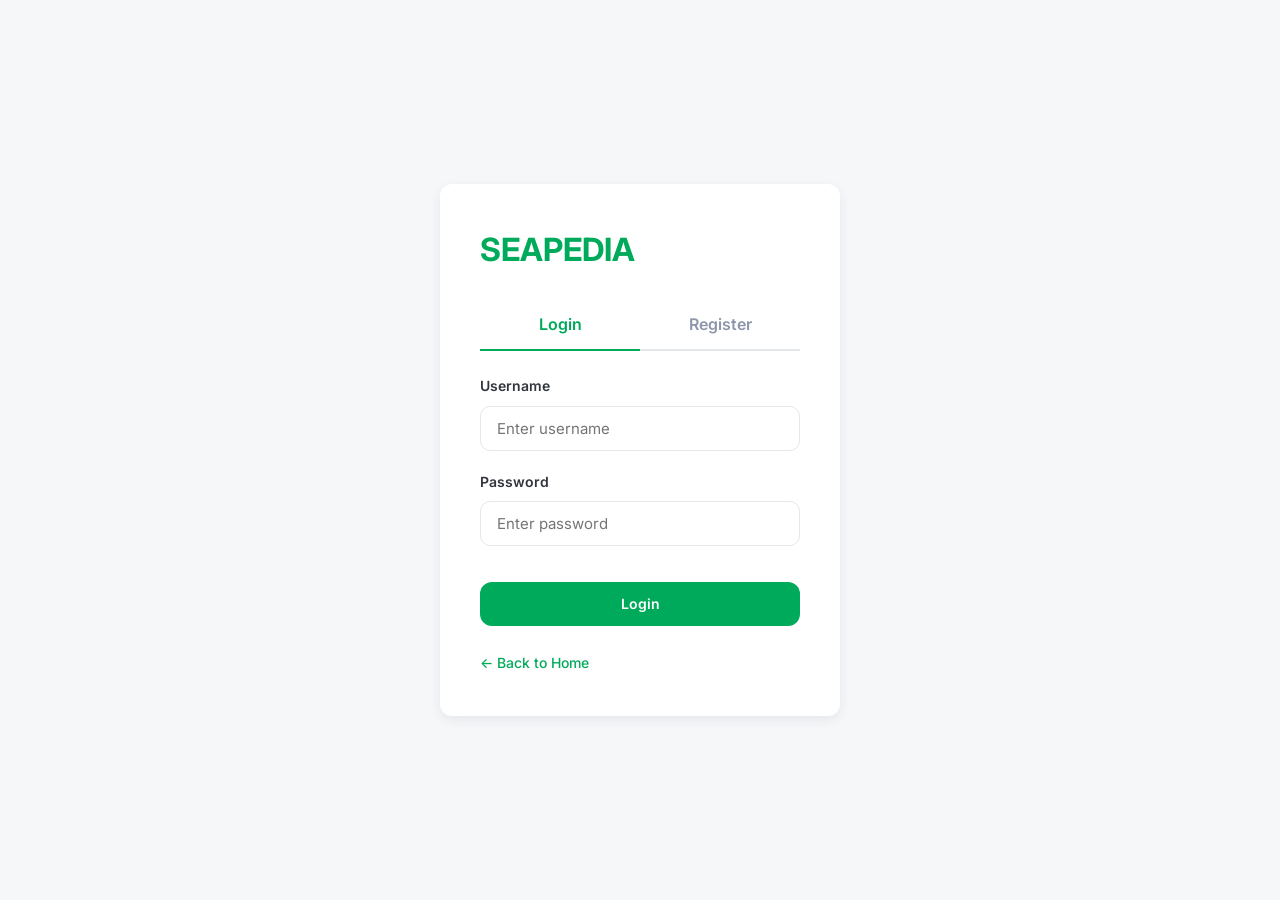
<file: myOrder.html>
<!DOCTYPE html>
<html lang="en">
<head>
    <meta charset="UTF-8">
    <meta name="viewport" content="width=device-width, initial-scale=1.0">
    <title>My Orders - SEAPEDIA</title>
    <link rel="stylesheet" href="css/style.css">
    <link rel="stylesheet" href="css/myOrder.css">
    <link rel="stylesheet" href="css/motion.css">
</head>
<body>
    <nav class="navbar">
        <div class="container nav-container">
            <a href="index.html" class="navbar-brand">SEAPEDIA</a>
            <div class="nav-actions" id="nav-links"></div>
        </div>
    </nav>

    <main class="container mb-4 mt-4">
        <div class="flex justify-between align-center mb-4">
            <h1>Transaction History</h1>
            <button class="btn btn-outline" onclick="window.location.href='index.html'">Continue Shopping</button>
        </div>

        <div id="orders-list">
            <!-- Orders injected here -->
        </div>
    </main>

    <div id="toast-container"></div>
    <script src="js/style.js"></script>
    <script src="js/myOrder.js"></script>
    <script src="js/motion.js"></script>
</body>
</html>
</file>
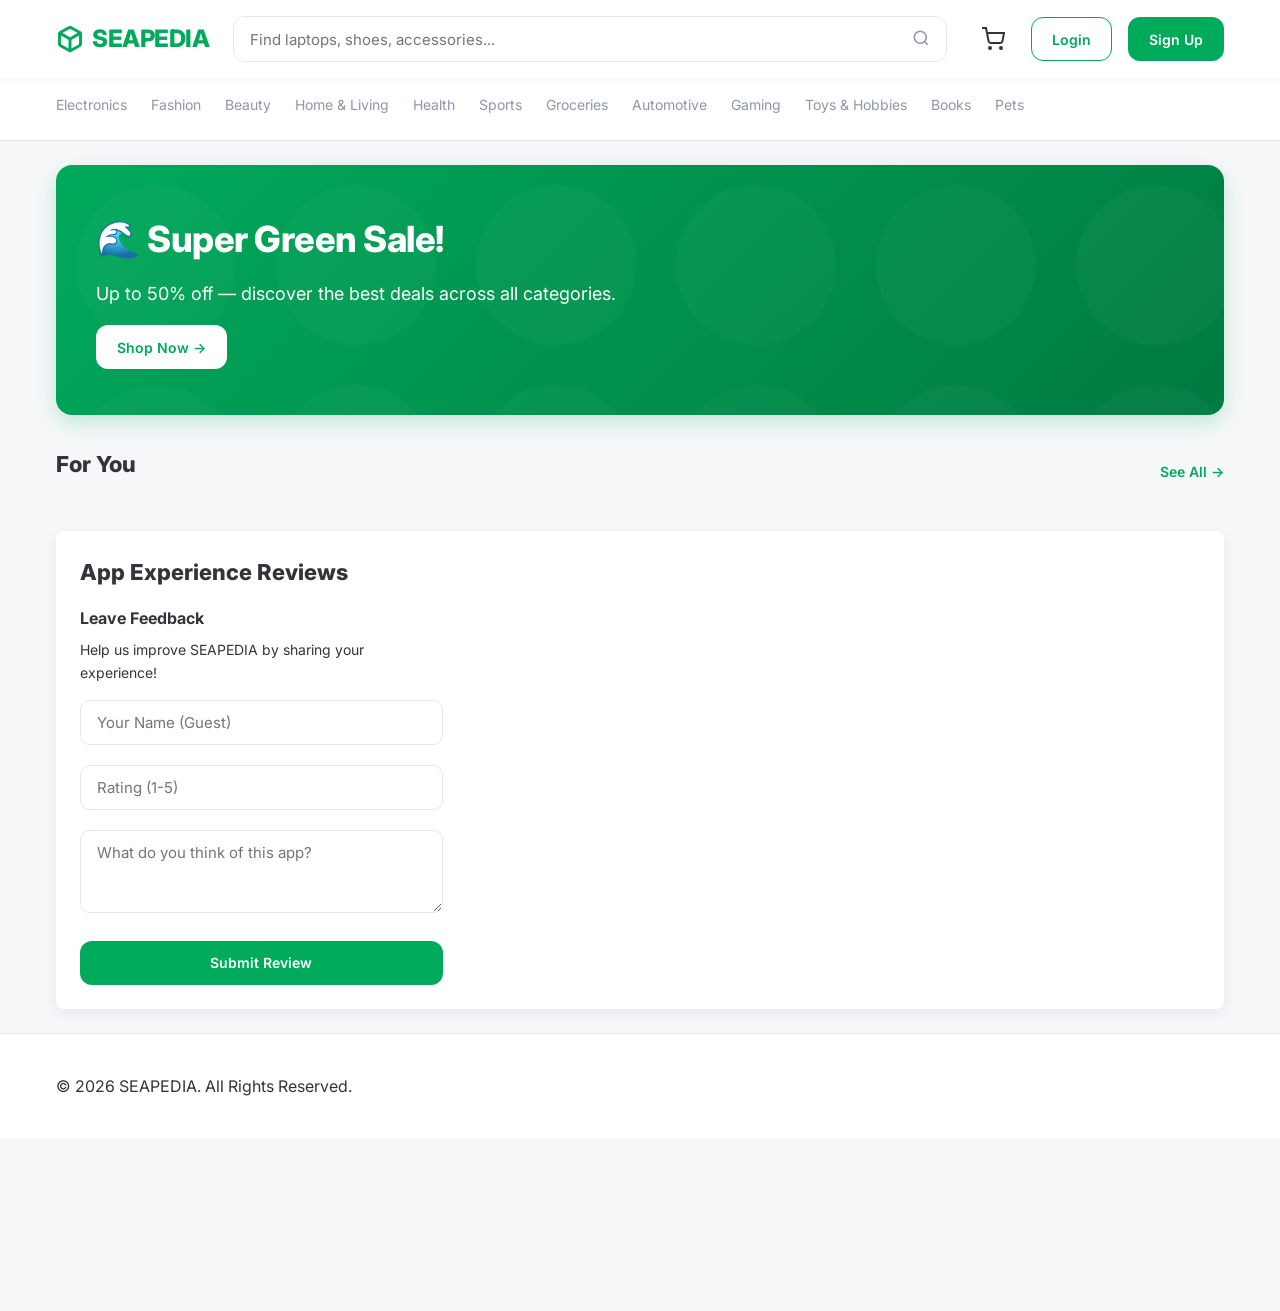
<file: product.html>
<!DOCTYPE html>
<html lang="en">
<head>
    <meta charset="UTF-8">
    <meta name="viewport" content="width=device-width, initial-scale=1.0">
    <title>Product - SEAPEDIA</title>
    <link rel="stylesheet" href="css/style.css">
    <link rel="stylesheet" href="css/motion.css">
</head>
<body style="background: var(--background-light);">
    <nav class="navbar">
        <div class="container nav-container">
            <a href="index.html" class="navbar-brand">SEAPEDIA</a>
            <div class="nav-actions" id="nav-links"></div>
        </div>
    </nav>

    <main class="container mt-4 mb-4">
        <button class="btn btn-outline mb-4" onclick="window.history.back()">&larr; Back</button>
        
        <div style="display: grid; grid-template-columns: 1fr 1fr; gap: 40px; background: white; padding: 32px; border-radius: 16px; box-shadow: var(--box-shadow);">
            <div id="product-img" style="width: 100%; height: 400px; background: #eee; border-radius: 12px; background-size: cover; background-position: center;"></div>
            
            <div style="display: flex; flex-direction: column; justify-content: center;">
                <h1 id="product-name" style="font-size: 32px; margin-bottom: 8px;">Loading...</h1>
                <p id="product-store" class="text-muted mb-3" style="font-size: 16px;">Sold by: <span></span></p>
                <h2 id="product-price" style="color: var(--primary-color); font-size: 28px; margin-bottom: 16px;"></h2>
                <p id="product-desc" style="line-height: 1.6; color: var(--text-muted); margin-bottom: 24px;"></p>
                
                <div class="flex gap-3 align-center mb-4">
                    <button class="btn" style="width: 40px; height: 40px; border-radius: 50%; font-size:20px; font-weight:bold; background:#f0f0f0;" onclick="updateQty(-1)">-</button>
                    <span id="product-qty" style="font-size: 18px; font-weight: 600;">1</span>
                    <button class="btn" style="width: 40px; height: 40px; border-radius: 50%; font-size:20px; font-weight:bold; background:#f0f0f0;" onclick="updateQty(1)">+</button>
                    <span class="text-muted" style="margin-left: 12px;">Stock: <span id="product-stock">0</span></span>
                </div>
                
                <div class="flex gap-3">
                    <button class="btn btn-primary" style="flex-grow: 1; height: 48px; font-size: 16px;" onclick="addToCart()">Add to Cart</button>
                    <button class="btn btn-outline" style="flex-grow: 1; height: 48px; font-size: 16px; border-color: #e91e63; color: #e91e63;" onclick="addToWishlist()">❤️ Wishlist</button>
                </div>
            </div>
        </div>

        <!-- Product Reviews -->
        <div class="mt-4" style="background: white; padding: 32px; border-radius: 16px; box-shadow: var(--box-shadow);">
            <h2 class="section-title mb-4">Product Reviews</h2>
            <div style="display: grid; grid-template-columns: 1fr 2fr; gap: 32px;">
                <!-- Review Form -->
                <div>
                    <h3 style="font-size: 16px; margin-bottom: 8px;">Leave a Review</h3>
                    <p class="text-muted" style="font-size: 14px; margin-bottom: 16px;">You can only review items you have successfully purchased and received.</p>
                    <form id="product-review-form" onsubmit="submitProductReview(event)">
                        <div class="form-group">
                            <label>Rating (1-5)</label>
                            <input type="number" id="review-rating" class="form-control" min="1" max="5" required>
                        </div>
                        <div class="form-group">
                            <label>Comment</label>
                            <textarea id="review-comment" class="form-control" rows="4" required></textarea>
                        </div>
                        <button type="submit" class="btn btn-primary" style="width: 100%;">Submit Review</button>
                    </form>
                </div>
                <!-- Review List -->
                <div id="product-review-list" style="display: flex; flex-direction: column; gap: 16px; max-height: 400px; overflow-y: auto; padding-right: 8px;">
                    <p class="text-muted">Loading reviews...</p>
                </div>
            </div>
        </div>
    </main>

    <div id="toast-container"></div>
    <script id="__LOADABLE_REQUIRED_CHUNKS__" type="application/json" crossorigin="anonymous">[0]</script>
    <script defer data-chunk="runtime" src="js/style.js" crossorigin="anonymous"></script>
    <script defer data-chunk="main" src="js/product.js" crossorigin="anonymous"></script>
    <script src="js/motion.js"></script>
</body>
</html>
</file>
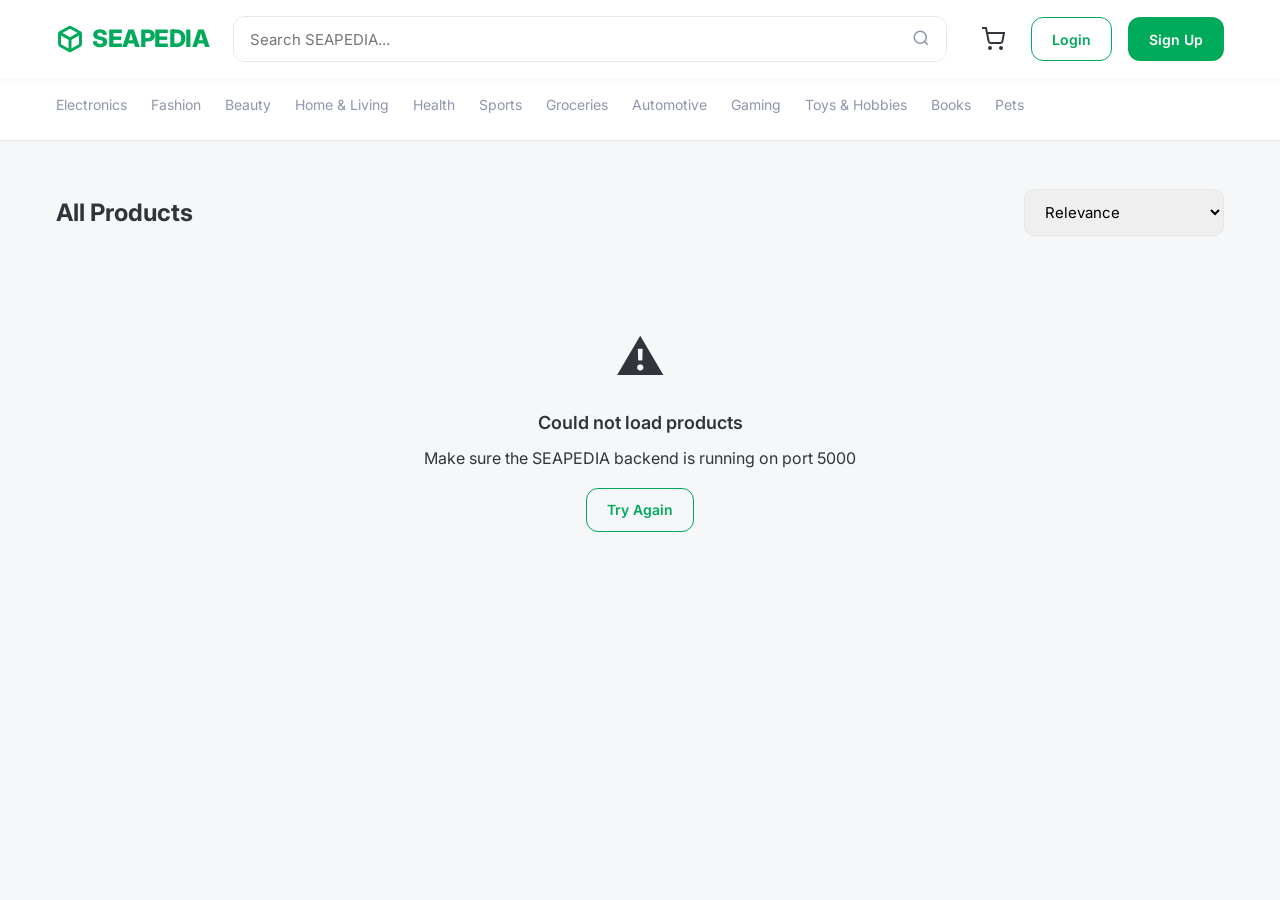
<file: searchproduct.html>
<!DOCTYPE html>
<html lang="en">
<head>
    <meta charset="UTF-8">
    <meta name="viewport" content="width=device-width, initial-scale=1.0">
    <title>Search Products - SEAPEDIA</title>
    <link rel="stylesheet" href="css/style.css">
    <link rel="stylesheet" href="css/index.css">
    <link rel="stylesheet" href="css/motion.css">
</head>
<body style="background: var(--background-light);">
    <nav class="navbar">
        <div class="container nav-container">
            <a href="index.html" class="navbar-brand">
                <svg width="28" height="28" viewBox="0 0 24 24" fill="none" stroke="currentColor" stroke-width="2.5" stroke-linecap="round" stroke-linejoin="round"><path d="M21 16V8a2 2 0 0 0-1-1.73l-7-4a2 2 0 0 0-2 0l-7 4A2 2 0 0 0 3 8v8a2 2 0 0 0 1 1.73l7 4a2 2 0 0 0 2 0l7-4A2 2 0 0 0 21 16z"></path><polyline points="3.27 6.96 12 12.01 20.73 6.96"></polyline><line x1="12" y1="22.08" x2="12" y2="12"></line></svg>
                SEAPEDIA
            </a>
            
            <form class="search-bar" id="search-form" onsubmit="handleSearch(event)">
                <input type="text" id="search-input" placeholder="Search SEAPEDIA...">
                <button type="submit">
                    <svg width="18" height="18" viewBox="0 0 24 24" fill="none" stroke="currentColor" stroke-width="2"><circle cx="11" cy="11" r="8"></circle><line x1="21" y1="21" x2="16.65" y2="16.65"></line></svg>
                </button>
            </form>

            <div class="nav-actions" id="nav-links"></div>
        </div>
    </nav>

    <!-- Categories -->
    <div class="category-nav">
        <div class="container">
            <ul style="list-style: none; display: flex; gap: 24px; color: var(--text-muted); font-size: 14px; overflow-x: auto; padding-bottom: 8px; white-space: nowrap;">
                <li><a href="searchproduct.html?category=electronics" style="color:inherit; text-decoration:none;">Electronics</a></li>
                <li><a href="searchproduct.html?category=fashion" style="color:inherit; text-decoration:none;">Fashion</a></li>
                <li><a href="searchproduct.html?category=beauty" style="color:inherit; text-decoration:none;">Beauty</a></li>
                <li><a href="searchproduct.html?category=home+%26+living" style="color:inherit; text-decoration:none;">Home & Living</a></li>
                <li><a href="searchproduct.html?category=health" style="color:inherit; text-decoration:none;">Health</a></li>
                <li><a href="searchproduct.html?category=sports" style="color:inherit; text-decoration:none;">Sports</a></li>
                <li><a href="searchproduct.html?category=groceries" style="color:inherit; text-decoration:none;">Groceries</a></li>
                <li><a href="searchproduct.html?category=automotive" style="color:inherit; text-decoration:none;">Automotive</a></li>
                <li><a href="searchproduct.html?category=gaming" style="color:inherit; text-decoration:none;">Gaming</a></li>
                <li><a href="searchproduct.html?category=toys+%26+hobbies" style="color:inherit; text-decoration:none;">Toys & Hobbies</a></li>
                <li><a href="searchproduct.html?category=books" style="color:inherit; text-decoration:none;">Books</a></li>
                <li><a href="searchproduct.html?category=pets" style="color:inherit; text-decoration:none;">Pets</a></li>
            </ul>
        </div>
    </div>

    <div class="container mt-4 mb-4">
        <div class="flex justify-between align-center mb-4">
            <h2 id="search-results-title">Search Results</h2>
            <select id="sort-dropdown" class="form-control" style="width: 200px;" onchange="handleSortChange(this.value)">
                <option value="default">Relevance</option>
                <option value="price_asc">Price: Low to High</option>
                <option value="price_desc">Price: High to Low</option>
                <option value="rating_desc">Highest Rated</option>
            </select>
        </div>

        <div class="product-grid" id="product-list">
            <!-- Results injected here -->
        </div>
    </div>

    <div id="toast-container"></div>
    <script src="js/style.js"></script>
    <script src="js/searchproduct.js"></script>
    <script src="js/motion.js"></script>
</body>
</html>
</file>
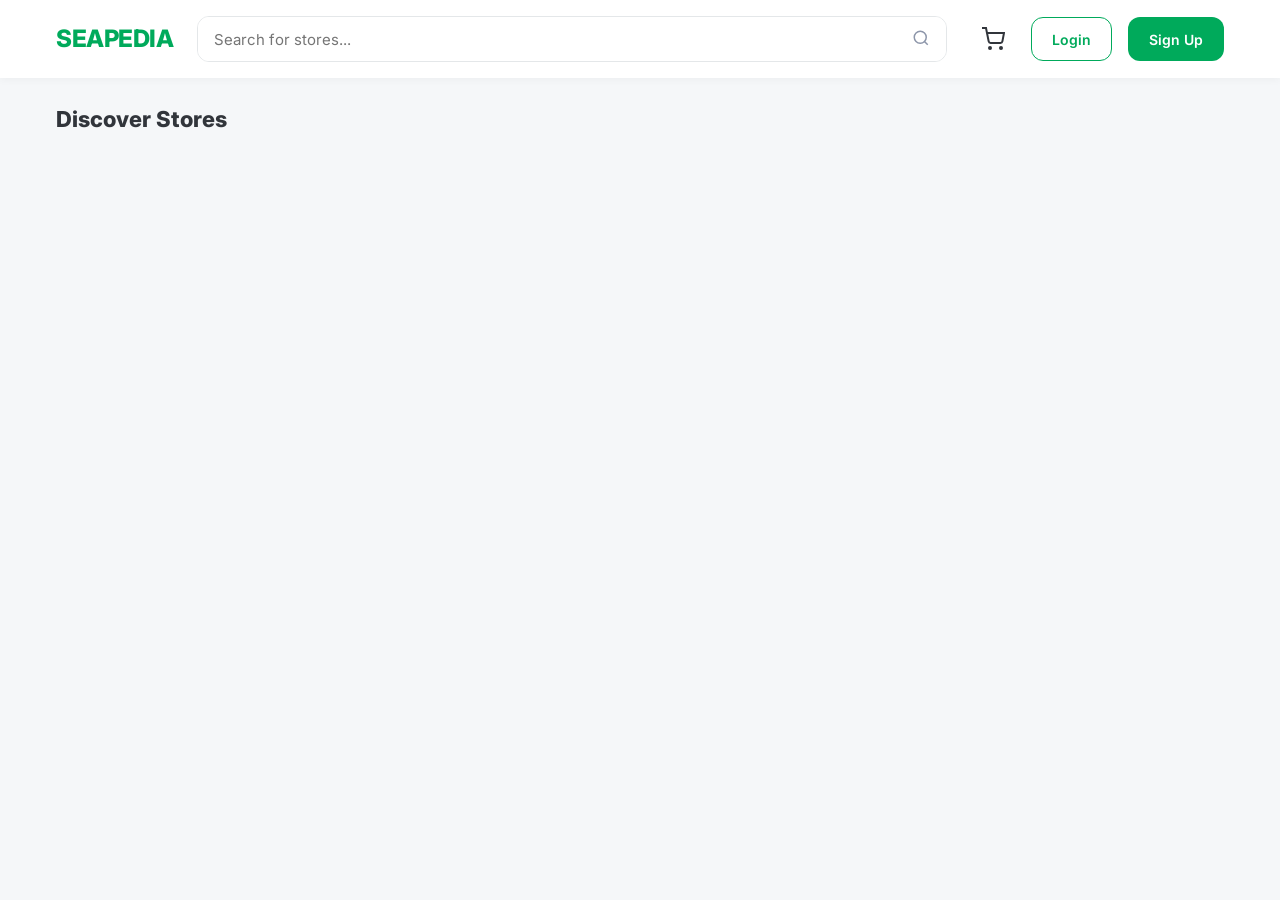
<file: searchtoko.html>
<!DOCTYPE html>
<html lang="en">
<head>
    <meta charset="UTF-8">
    <meta name="viewport" content="width=device-width, initial-scale=1.0">
    <title>Search Stores - SEAPEDIA</title>
    <link rel="stylesheet" href="css/style.css">
    <link rel="stylesheet" href="css/searchtoko.css">
    <style>
        .store-card {
            background: white;
            padding: 24px;
            border-radius: 12px;
            box-shadow: var(--box-shadow);
            display: flex;
            align-items: center;
            gap: 16px;
            cursor: pointer;
            transition: var(--transition);
            border: 1px solid var(--border-color);
        }
        .store-card:hover {
            transform: translateY(-4px);
            border-color: var(--primary-color);
        }
        .store-avatar {
            width: 80px;
            height: 80px;
            border-radius: 50%;
            background: var(--background-light);
            display: flex;
            align-items: center;
            justify-content: center;
            font-size: 32px;
            font-weight: 800;
            color: var(--primary-color);
        }
    </style>
    <link rel="stylesheet" href="css/motion.css">
</head>
<body>
    <nav class="navbar">
        <div class="container nav-container">
            <a href="index.html" class="navbar-brand">SEAPEDIA</a>
            <div class="search-bar">
                <input type="text" id="store-search-input" placeholder="Search for stores..." onkeyup="filterStores()">
                <button><svg width="18" height="18" viewBox="0 0 24 24" fill="none" stroke="currentColor" stroke-width="2"><circle cx="11" cy="11" r="8"></circle><line x1="21" y1="21" x2="16.65" y2="16.65"></line></svg></button>
            </div>
            <div class="nav-actions" id="nav-links" style="margin-left: auto;">
                <button class="btn btn-outline" data-href="dashboard.html">Back to Dashboard</button>
            </div>
        </div>
    </nav>

    <main class="container" style="margin-top: 24px; margin-bottom: 40px;">
        <h1 class="section-title mb-4">Discover Stores</h1>

        <div class="grid" id="store-grid">
            <!-- Stores will be injected here by Javascript -->
        </div>
    </main>

    <script src="js/style.js"></script>
    <script src="js/searchtoko.js"></script>
    <script>
        function filterStores() {
            const input = document.getElementById('store-search-input').value.toLowerCase();
            const cards = document.getElementsByClassName('store-card');
            for (let i = 0; i < cards.length; i++) {
                const title = cards[i].querySelector('h3').innerText.toLowerCase();
                if (title.includes(input)) {
                    cards[i].style.display = 'flex';
                } else {
                    cards[i].style.display = 'none';
                }
            }
        }
    </script>
    <script src="js/motion.js"></script>
</body>
</html>
</file>
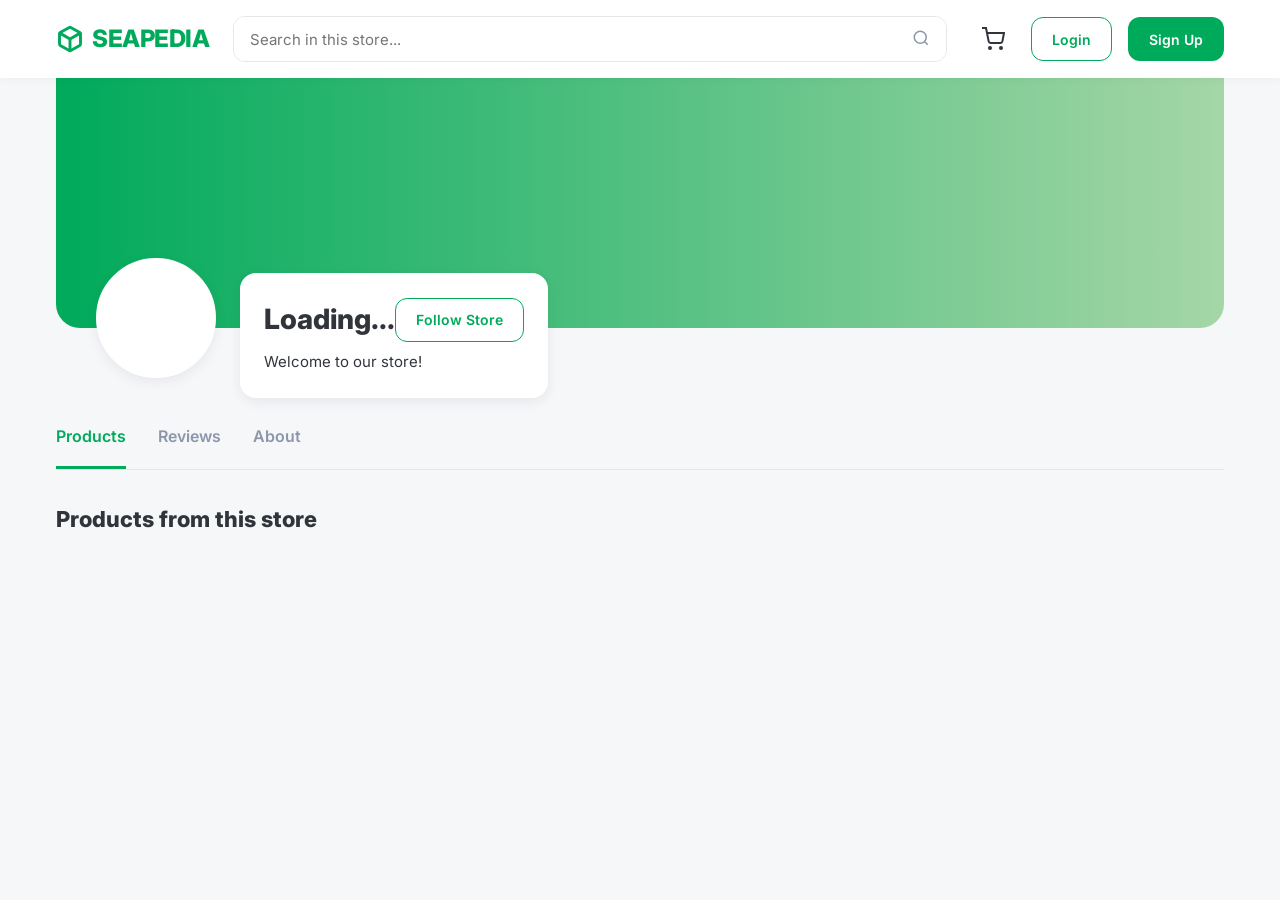
<file: toko.html>
<!DOCTYPE html>
<html lang="en">
<head>
    <meta charset="UTF-8">
    <meta name="viewport" content="width=device-width, initial-scale=1.0">
    <title>Store Profile - SEAPEDIA</title>
    <link rel="stylesheet" href="css/style.css">
    <link rel="stylesheet" href="css/toko.css">
    <link rel="stylesheet" href="css/motion.css">
</head>
<body>
    <nav class="navbar">
        <div class="container nav-container">
            <a href="index.html" class="navbar-brand">
                <svg width="28" height="28" viewBox="0 0 24 24" fill="none" stroke="currentColor" stroke-width="2.5" stroke-linecap="round" stroke-linejoin="round"><path d="M21 16V8a2 2 0 0 0-1-1.73l-7-4a2 2 0 0 0-2 0l-7 4A2 2 0 0 0 3 8v8a2 2 0 0 0 1 1.73l7 4a2 2 0 0 0 2 0l7-4A2 2 0 0 0 21 16z"></path><polyline points="3.27 6.96 12 12.01 20.73 6.96"></polyline><line x1="12" y1="22.08" x2="12" y2="12"></line></svg>
                SEAPEDIA
            </a>
            <div class="search-bar">
                <input type="text" placeholder="Search in this store...">
                <button><svg width="18" height="18" viewBox="0 0 24 24" fill="none" stroke="currentColor" stroke-width="2"><circle cx="11" cy="11" r="8"></circle><line x1="21" y1="21" x2="16.65" y2="16.65"></line></svg></button>
            </div>
            <div class="nav-actions" id="nav-links">
                <!-- Injected via JS -->
            </div>
        </div>
    </nav>

    <main class="container mb-4">
        <div class="store-cover">
            <div class="store-profile-header">
                <div class="store-profile-pic" id="store-avatar-container">
                    <!-- Image or Initial -->
                </div>
                <div style="background: white; padding: 24px; border-radius: 16px; box-shadow: var(--box-shadow); flex-grow: 1; margin-bottom: -20px;">
                    <div class="flex justify-between align-center mb-2">
                        <h1 id="store-name-title" style="font-size: 28px; font-weight: 800;">Loading...</h1>
                        <button class="btn btn-outline">Follow Store</button>
                    </div>
                    <p id="store-description" class="text-muted mb-3" style="font-size: 15px;">Welcome to our store!</p>
                    <div id="store-subtitle" class="flex align-center gap-3">
                        <!-- Badges injected -->
                    </div>
                </div>
            </div>
        </div>

        <div class="store-nav mt-4">
            <a href="#" class="active">Products</a>
            <a href="#">Reviews</a>
            <a href="#">About</a>
        </div>

        <h2 class="section-title mb-3">Products from this store</h2>
        <div class="product-grid" id="store-product-grid">
            <!-- Products Injected Here -->
        </div>
    </main>

    <script src="js/style.js"></script>
    <script src="js/toko.js"></script>
    <!-- We keep the JS in style.js for now since it works globally without conflicts, but we will eventually split it -->
    <script src="js/motion.js"></script>
</body>
</html>
</file>
<file: css/style.css>
:root {
  --primary-color: #00aa5b; /* Tokopedia-like Green */
  --primary-hover: #008f4c;
  --primary-active: #007a41;
  --secondary-color: #e8f5e9;
  --background-light: #f5f7f9;
  --background-white: #ffffff;
  --text-dark: #31353b;
  --text-light: #ffffff;
  --text-muted: #8d96aa;
  --border-color: #e4e7e9;
  --border-radius: 12px;
  --transition: all 0.25s cubic-bezier(0.4, 0, 0.2, 1);
  --box-shadow: 0 4px 12px rgba(49,53,59,0.08);
  --box-shadow-hover: 0 8px 24px rgba(49,53,59,0.12);
  --focus-ring: 0 0 0 4px rgba(0, 170, 91, 0.2);
}

* {
  margin: 0;
  padding: 0;
  box-sizing: border-box;
  font-family: 'Inter', -apple-system, BlinkMacSystemFont, 'Segoe UI', Roboto, Helvetica, Arial, sans-serif;
  -webkit-font-smoothing: antialiased;
}

body {
  background-color: var(--background-light);
  color: var(--text-dark);
  line-height: 1.6;
  min-height: 100vh;
  display: flex;
  flex-direction: column;
}

a {
  color: var(--primary-color);
  text-decoration: none;
  transition: var(--transition);
}
a:hover {
  color: var(--primary-hover);
}
a:focus-visible {
  outline: none;
  border-radius: 4px;
  box-shadow: var(--focus-ring);
}

/* Utilities */
.container {
  width: 100%;
  max-width: 1200px;
  margin: 0 auto;
  padding: 0 16px;
}
.flex { display: flex; }
.align-center { align-items: center; }
.justify-between { justify-content: space-between; }
.gap-2 { gap: 8px; }
.gap-3 { gap: 16px; }
.mt-3 { margin-top: 16px; }
.mt-4 { margin-top: 24px; }
.mb-2 { margin-bottom: 8px; }
.mb-4 { margin-bottom: 24px; }

/* Main Navbar - HCI: High visibility, easy reach */
.navbar {
  background: var(--background-white);
  padding: 16px 0;
  position: sticky;
  top: 0;
  z-index: 1000;
  box-shadow: 0 2px 8px rgba(0,0,0,0.04);
}

.nav-container {
  display: flex;
  align-items: center;
  gap: 24px;
}

.navbar-brand {
  font-size: 24px;
  font-weight: 800;
  color: var(--primary-color);
  display: flex;
  align-items: center;
  gap: 8px;
  letter-spacing: -0.5px;
  transition: transform 0.2s;
}
.navbar-brand:hover {
  transform: scale(1.02);
}

/* HCI: Large touch target, clear affordance */
.search-bar {
  flex-grow: 1;
  display: flex;
  align-items: center;
  border: 1.5px solid var(--border-color);
  border-radius: 12px;
  overflow: hidden;
  background: var(--background-white);
  transition: var(--transition);
}
.search-bar:focus-within {
  border-color: var(--primary-color);
  box-shadow: var(--focus-ring);
}

.search-bar input {
  flex-grow: 1;
  padding: 12px 16px;
  border: none;
  outline: none;
  font-size: 15px;
  min-height: 44px; /* Touch target size */
}

.search-bar button {
  background: var(--background-white);
  border: none;
  padding: 0 16px;
  height: 44px;
  cursor: pointer;
  color: var(--text-muted);
  transition: var(--transition);
}
.search-bar button:hover {
  color: var(--primary-color);
  background: var(--secondary-color);
}

.nav-actions {
  display: flex;
  align-items: center;
  gap: 16px;
}

/* HCI: Interactive Cart with clear feedback */
.cart-icon {
  position: relative;
  font-size: 20px;
  color: var(--text-dark);
  cursor: pointer;
  padding: 8px;
  border-radius: 50%;
  transition: var(--transition);
  display: flex;
  align-items: center;
  justify-content: center;
  height: 44px;
  width: 44px;
}
.cart-icon:hover {
  background: var(--secondary-color);
  color: var(--primary-color);
}

.cart-badge {
  position: absolute;
  top: 4px;
  right: 2px;
  background: #ef144a;
  color: white;
  font-size: 10px;
  font-weight: bold;
  min-width: 18px;
  height: 18px;
  display: flex;
  align-items: center;
  justify-content: center;
  border-radius: 9px;
  border: 2px solid white;
}

/* Buttons - HCI: Clear states, large enough to tap */
.btn {
  padding: 10px 20px;
  border-radius: var(--border-radius);
  border: 1.5px solid transparent;
  cursor: pointer;
  font-weight: 600;
  font-size: 14px;
  transition: var(--transition);
  display: inline-flex;
  align-items: center;
  justify-content: center;
  min-height: 44px; /* HCI touch target */
}
.btn:focus-visible {
  outline: none;
  box-shadow: var(--focus-ring);
}
.btn:active {
  transform: scale(0.97);
}
.btn-primary {
  background-color: var(--primary-color);
  color: var(--text-light);
}
.btn-primary:hover {
  background-color: var(--primary-hover);
  box-shadow: 0 4px 12px rgba(0, 170, 91, 0.2);
}
.btn-primary:active {
  background-color: var(--primary-active);
}
.btn-outline {
  background-color: transparent;
  color: var(--primary-color);
  border-color: var(--primary-color);
}
.btn-outline:hover {
  background-color: var(--secondary-color);
}

/* Category Nav - HCI: Horizontal scroll on mobile */
.category-nav {
  background: var(--background-white);
  padding: 16px 0;
  border-bottom: 1px solid var(--border-color);
  margin-bottom: 24px;
  box-shadow: 0 1px 3px rgba(0,0,0,0.02);
}
.category-list {
  display: flex;
  gap: 24px;
  list-style: none;
  font-size: 14px;
  font-weight: 500;
  color: var(--text-muted);
  overflow-x: auto;
  -webkit-overflow-scrolling: touch; /* smooth scroll on iOS */
  scrollbar-width: none; /* hide scrollbar firefox */
}
.category-list::-webkit-scrollbar { display: none; }
.category-list li {
  white-space: nowrap;
}
.category-list li a {
  color: var(--text-muted);
  padding: 8px 12px;
  border-radius: 20px;
  transition: var(--transition);
}
.category-list li a:hover, .category-list li a:focus-visible {
  background: var(--secondary-color);
  color: var(--primary-color);
}

/* Promo Banners */
.promo-banner {
  background: linear-gradient(135deg, #00aa5b 0%, #007a41 100%);
  border-radius: 16px;
  height: auto;
  min-height: 250px;
  display: flex;
  align-items: center;
  padding: 40px;
  color: white;
  margin-bottom: 32px;
  box-shadow: 0 8px 20px rgba(0, 170, 91, 0.2);
  position: relative;
  overflow: hidden;
}
.promo-banner::after {
  content: '';
  position: absolute;
  top: 0; right: 0; bottom: 0; left: 0;
  background: url('data:image/svg+xml;utf8,<svg width="100" height="100" viewBox="0 0 100 100" xmlns="http://www.w3.org/2000/svg"><circle cx="50" cy="50" r="40" fill="rgba(255,255,255,0.05)"/></svg>') repeat;
  background-size: 200px;
  opacity: 0.5;
  pointer-events: none;
}
.promo-banner > div {
  position: relative;
  z-index: 1;
}
.promo-banner h2 { font-size: 36px; margin-bottom: 12px; font-weight: 800; letter-spacing: -0.5px;}
.promo-banner p { font-size: 18px; opacity: 0.9; }

/* Product Grid */
.section-title {
  font-size: 22px;
  font-weight: 800;
  margin-bottom: 16px;
  color: var(--text-dark);
}

.product-grid {
  display: grid;
  grid-template-columns: repeat(auto-fill, minmax(200px, 1fr));
  gap: 20px;
}

/* Product Card - HCI: Elevation on hover, clear click target */
.product-card {
  background: var(--background-white);
  border-radius: var(--border-radius);
  box-shadow: var(--box-shadow);
  overflow: hidden;
  transition: var(--transition);
  cursor: pointer;
  display: flex;
  flex-direction: column;
  border: 1px solid transparent;
  position: relative;
}
.product-card:hover, .product-card:focus-within {
  box-shadow: var(--box-shadow-hover);
  transform: translateY(-4px);
  border-color: var(--border-color);
}
.product-card:active {
  transform: translateY(-2px);
}
.product-image {
  width: 100%;
  height: 200px;
  object-fit: cover;
  background-color: #f0f0f0;
  background-size: cover;
  background-position: center;
}
.product-info {
  padding: 16px;
  flex-grow: 1;
  display: flex;
  flex-direction: column;
}
.product-title {
  font-size: 14px;
  color: var(--text-dark);
  display: -webkit-box;
  -webkit-line-clamp: 2;
  -webkit-box-orient: vertical;
  overflow: hidden;
  margin-bottom: 8px;
  line-height: 1.5;
  font-weight: 400;
}
.product-price {
  font-size: 18px;
  font-weight: 800;
  color: var(--text-dark);
  margin-bottom: 4px;
}
.store-info {
  font-size: 13px;
  color: var(--text-muted);
  display: flex;
  align-items: center;
  gap: 6px;
  margin-top: auto;
  padding-top: 12px;
}

/* Modals - HCI: smooth entry, clear focus trap */
.modal-overlay {
  position: fixed;
  top: 0; left: 0; right: 0; bottom: 0;
  background: rgba(0, 0, 0, 0.5);
  backdrop-filter: blur(4px);
  display: flex;
  justify-content: center;
  align-items: center;
  z-index: 2000;
  opacity: 0;
  pointer-events: none;
  transition: opacity 0.3s ease;
}
.modal-overlay.active {
  opacity: 1;
  pointer-events: all;
}
.modal-content {
  background: white;
  padding: 32px;
  border-radius: 16px;
  width: 90%;
  max-width: 420px;
  position: relative;
  box-shadow: 0 20px 40px rgba(0,0,0,0.2);
  transform: translateY(20px);
  transition: transform 0.3s cubic-bezier(0.175, 0.885, 0.32, 1.275);
}
.modal-overlay.active .modal-content {
  transform: translateY(0);
}
.form-group { margin-bottom: 20px; text-align: left; }
.form-group label { display: block; margin-bottom: 8px; font-size: 14px; font-weight: 600; color: var(--text-dark);}
.form-control {
  width: 100%;
  padding: 12px 16px;
  border: 1.5px solid var(--border-color);
  border-radius: 10px;
  font-size: 15px;
  transition: var(--transition);
}
.form-control:focus { outline: none; border-color: var(--primary-color); box-shadow: var(--focus-ring); }

/* Responsive & Mobile Optimization (HCI) */
@media (max-width: 768px) {
  .nav-container {
    flex-wrap: wrap;
    justify-content: space-between;
    gap: 12px;
  }
  .search-bar {
    order: 3;
    width: 100%;
    margin-top: 4px;
  }
  .navbar-brand {
    font-size: 22px;
  }
  .nav-actions {
    gap: 8px;
  }
  .btn {
    padding: 8px 16px;
  }
  
  .product-grid {
    grid-template-columns: repeat(auto-fill, minmax(150px, 1fr));
    gap: 12px;
  }
  .product-image {
    height: 150px;
  }
  .product-info {
    padding: 12px;
  }
  .product-price {
    font-size: 16px;
  }
  
  .promo-banner {
    flex-direction: column;
    padding: 32px 24px;
    text-align: center;
  }
  .promo-banner h2 { font-size: 28px; }
  
  .modal-content {
    padding: 24px;
  }
}

/* Scroll Trigger Animations */
.scroll-animate {
  opacity: 0;
  transform: translateY(30px);
  transition: opacity 0.6s cubic-bezier(0.165, 0.84, 0.44, 1), transform 0.6s cubic-bezier(0.165, 0.84, 0.44, 1);
  will-change: opacity, transform;
}
.scroll-animate.visible {
  opacity: 1;
  transform: translateY(0);
}

/* Animista slide-fwd-center */
@keyframes slide-fwd-center {
  0% { transform: translateZ(0) scale(1); box-shadow: var(--box-shadow); }
  100% { transform: translateZ(50px) scale(1.03); box-shadow: var(--box-shadow-hover); }
}
.slide-fwd-hover {
  transition: all 0.4s cubic-bezier(0.250, 0.460, 0.450, 0.940);
}
.slide-fwd-hover:hover {
  animation: slide-fwd-center 0.4s cubic-bezier(0.250, 0.460, 0.450, 0.940) both;
  z-index: 10;
}

/* === RESPONSIVE DESIGN (MOBILE) === */
@media (max-width: 768px) {
    div[style*="display: grid"] {
        grid-template-columns: 1fr !important;
        gap: 16px !important;
    }
    .nav-container {
        flex-direction: column;
        gap: 12px;
        align-items: flex-start !important;
    }
    .search-bar {
        width: 100% !important;
        max-width: 100% !important;
    }
    .nav-actions {
        width: 100%;
        justify-content: space-between;
    }
    .category-nav ul {
        padding-bottom: 12px;
    }
    .promo-banner h2 {
        font-size: 28px !important;
    }
    .promo-banner p {
        font-size: 16px !important;
    }
    .product-grid {
        grid-template-columns: repeat(auto-fill, minmax(140px, 1fr)) !important;
        gap: 12px !important;
    }
    .flex.justify-between {
        flex-direction: column;
        align-items: flex-start !important;
        gap: 12px;
    }
    .container {
        padding: 0 16px;
    }
}
</file>
<file: css/index.css>
/* Homepage Specific Styles */
.hero-section {
    position: relative;
    overflow: hidden;
    margin-bottom: 40px;
}
.category-bubble {
    display: flex;
    flex-direction: column;
    align-items: center;
    gap: 8px;
    padding: 16px;
    border-radius: 16px;
    background: var(--background-white);
    box-shadow: var(--box-shadow);
    min-width: 100px;
    transition: var(--transition);
    cursor: pointer;
}
.category-bubble:hover {
    transform: translateY(-5px);
    box-shadow: var(--box-shadow-hover);
    color: var(--primary-color);
}
.category-bubble svg { color: var(--primary-color); margin-bottom: 8px; }
</file>
<file: css/motion.css>
/* ============================================================
   SEAPEDIA – Life & Motion Layer (purely additive, no overrides)
   ============================================================ */

/* ── Google Font upgrade ── */
@import url('https://fonts.googleapis.com/css2?family=Inter:wght@400;500;600;700;800&display=swap');

/* ── Page-entry fade-in ── */
@keyframes seap-page-in {
  from { opacity: 0; transform: translateY(12px); }
  to   { opacity: 1; transform: translateY(0); }
}
body {
  animation: seap-page-in 0.45s cubic-bezier(0.22, 1, 0.36, 1) both;
}

/* ── Skeleton loader ── */
@keyframes seap-shimmer {
  0%   { background-position: -600px 0; }
  100% { background-position: 600px 0; }
}
.skeleton {
  background: linear-gradient(90deg, #f0f0f0 25%, #e8e8e8 50%, #f0f0f0 75%);
  background-size: 600px 100%;
  animation: seap-shimmer 1.4s infinite linear;
  border-radius: 8px;
}
.skeleton-card {
  background: white;
  border-radius: 12px;
  overflow: hidden;
  box-shadow: var(--box-shadow);
}
.skeleton-img  { height: 200px; }
.skeleton-text { height: 14px; margin: 14px 16px 6px; width: 70%; }
.skeleton-text.short { width: 40%; margin-top: 0; }
.skeleton-text.price { height: 20px; width: 55%; margin-top: 8px; }

/* ── Ripple on every .btn ── */
.btn { overflow: hidden; position: relative; }
.btn .ripple {
  position: absolute;
  border-radius: 50%;
  transform: scale(0);
  background: rgba(255,255,255,0.35);
  animation: seap-ripple 0.55s linear;
  pointer-events: none;
}
@keyframes seap-ripple {
  to { transform: scale(4); opacity: 0; }
}

/* ── Product card: image zoom on hover ── */
.product-card .product-image {
  transition: transform 0.45s cubic-bezier(0.22, 1, 0.36, 1),
              filter 0.45s ease;
  will-change: transform;
}
.product-card:hover .product-image {
  transform: scale(1.06);
  filter: brightness(1.04);
}

/* ── Product card: floating badge for "New" items ── */
.product-card .badge-new {
  position: absolute;
  top: 10px;
  left: 10px;
  background: linear-gradient(135deg, #00aa5b, #007a41);
  color: white;
  font-size: 11px;
  font-weight: 700;
  padding: 3px 10px;
  border-radius: 20px;
  letter-spacing: 0.5px;
  text-transform: uppercase;
  box-shadow: 0 2px 8px rgba(0,170,91,0.4);
  animation: seap-badge-pop 0.4s cubic-bezier(0.22, 1, 0.36, 1) both;
}
@keyframes seap-badge-pop {
  from { transform: scale(0) rotate(-10deg); opacity: 0; }
  to   { transform: scale(1) rotate(0);     opacity: 1; }
}

/* ── Cart icon pulse when item added ── */
@keyframes seap-cart-pulse {
  0%   { transform: scale(1); }
  30%  { transform: scale(1.35); }
  60%  { transform: scale(0.92); }
  100% { transform: scale(1); }
}
.cart-icon.pulse { animation: seap-cart-pulse 0.5s cubic-bezier(0.36, 0.07, 0.19, 0.97); }

/* ── Cart badge bounce ── */
@keyframes seap-badge-bounce {
  0%,100% { transform: translateY(0); }
  40%     { transform: translateY(-5px); }
  70%     { transform: translateY(-2px); }
}
.cart-badge { animation: seap-badge-bounce 0.5s ease 0.1s both; }

/* ── Upgraded Toast (slides in from bottom-right) ── */
#toast-container {
  position: fixed;
  bottom: 28px;
  right: 28px;
  z-index: 9999;
  display: flex;
  flex-direction: column;
  gap: 10px;
  pointer-events: none;
}
#toast-container > div {
  pointer-events: auto;
  min-width: 220px;
  max-width: 340px;
  padding: 14px 20px;
  border-radius: 12px;
  font-size: 14px;
  font-weight: 500;
  box-shadow: 0 8px 24px rgba(0,0,0,0.18);
  display: flex;
  align-items: center;
  gap: 10px;
  animation: seap-toast-in 0.35s cubic-bezier(0.22, 1, 0.36, 1) both;
}
@keyframes seap-toast-in {
  from { opacity: 0; transform: translateX(60px) scale(0.92); }
  to   { opacity: 1; transform: translateX(0)    scale(1); }
}
@keyframes seap-toast-out {
  to { opacity: 0; transform: translateX(60px) scale(0.92); }
}

/* ── Scroll-reveal (replaces old scroll-animate) ── */
.scroll-animate {
  opacity: 0;
  transform: translateY(28px);
  transition: opacity 0.55s cubic-bezier(0.22, 1, 0.36, 1),
              transform 0.55s cubic-bezier(0.22, 1, 0.36, 1);
}
.scroll-animate.visible {
  opacity: 1;
  transform: translateY(0);
}

/* Stagger children inside a reveal container */
.scroll-stagger > *:nth-child(1) { transition-delay: 0.05s; }
.scroll-stagger > *:nth-child(2) { transition-delay: 0.10s; }
.scroll-stagger > *:nth-child(3) { transition-delay: 0.15s; }
.scroll-stagger > *:nth-child(4) { transition-delay: 0.20s; }
.scroll-stagger > *:nth-child(5) { transition-delay: 0.25s; }
.scroll-stagger > *:nth-child(6) { transition-delay: 0.30s; }
.scroll-stagger > *:nth-child(7) { transition-delay: 0.35s; }
.scroll-stagger > *:nth-child(8) { transition-delay: 0.40s; }

/* ── Promo banner: animated shimmer overlay ── */
@keyframes seap-promo-shine {
  0%   { left: -100%; }
  50%  { left: 100%; }
  100% { left: 100%; }
}
.promo-banner {
  position: relative;
  overflow: hidden;
}
.promo-banner::before {
  content: '';
  position: absolute;
  top: 0; left: -100%;
  width: 60%;
  height: 100%;
  background: linear-gradient(120deg, transparent, rgba(255,255,255,0.12), transparent);
  animation: seap-promo-shine 3.5s ease infinite;
  pointer-events: none;
  z-index: 2;
}

/* ── Navbar: logo shimmer on hover ── */
@keyframes seap-logo-shine {
  0%   { background-position: -200px; }
  100% { background-position: 400px; }
}
.navbar-brand:hover {
  background: linear-gradient(90deg, var(--primary-color) 30%, #a8f0c6 50%, var(--primary-color) 70%);
  background-size: 400px;
  -webkit-background-clip: text;
  -webkit-text-fill-color: transparent;
  animation: seap-logo-shine 1.2s linear infinite;
}

/* ── Category pill: active indicator ── */
.category-list li a.active {
  background: var(--primary-color);
  color: white !important;
  font-weight: 700;
}

/* ── Input focus: gentle glow ── */
.form-control:focus,
.search-bar:focus-within {
  border-color: var(--primary-color);
  box-shadow: 0 0 0 3px rgba(0, 170, 91, 0.18);
}

/* ── Page-section fade-up (used on hero, categories, product sections) ── */
@keyframes seap-fade-up {
  from { opacity: 0; transform: translateY(20px); }
  to   { opacity: 1; transform: translateY(0); }
}
.fade-up       { animation: seap-fade-up 0.5s cubic-bezier(0.22,1,0.36,1) both; }
.fade-up-d1    { animation-delay: 0.08s; }
.fade-up-d2    { animation-delay: 0.16s; }
.fade-up-d3    { animation-delay: 0.24s; }
.fade-up-d4    { animation-delay: 0.32s; }

/* ── Product grid: stagger card entrance ── */
@keyframes seap-card-in {
  from { opacity: 0; transform: translateY(20px) scale(0.97); }
  to   { opacity: 1; transform: translateY(0)    scale(1); }
}
.product-card {
  animation: seap-card-in 0.4s cubic-bezier(0.22,1,0.36,1) both;
}
/* delay based on DOM order (1-12) — JS will set --card-idx */
.product-card { animation-delay: calc(var(--card-idx, 0) * 0.06s); }

/* ── Floating cart button (mobile) ── */
#floating-cart {
  display: none;
  position: fixed;
  bottom: 24px;
  right: 24px;
  width: 56px;
  height: 56px;
  border-radius: 50%;
  background: var(--primary-color);
  color: white;
  box-shadow: 0 6px 20px rgba(0,170,91,0.45);
  align-items: center;
  justify-content: center;
  cursor: pointer;
  z-index: 800;
  border: none;
  transition: transform 0.2s, box-shadow 0.2s;
}
#floating-cart:hover { transform: scale(1.08); box-shadow: 0 10px 28px rgba(0,170,91,0.55); }
#floating-cart-badge {
  position: absolute;
  top: 4px; right: 4px;
  background: #ef144a;
  color: white;
  font-size: 10px;
  font-weight: 700;
  border-radius: 9px;
  min-width: 18px;
  height: 18px;
  display: flex;
  align-items: center;
  justify-content: center;
  border: 2px solid white;
}
@media (max-width: 768px) {
  #floating-cart { display: flex; }
}

/* ── Stat cards (used in dashboard/admin) ── */
.stat-card {
  background: white;
  border-radius: 14px;
  padding: 24px;
  box-shadow: var(--box-shadow);
  transition: var(--transition);
  border-left: 4px solid var(--primary-color);
}
.stat-card:hover {
  transform: translateY(-3px);
  box-shadow: var(--box-shadow-hover);
}
.stat-card .stat-value {
  font-size: 28px;
  font-weight: 800;
  color: var(--primary-color);
  margin: 8px 0 4px;
}
.stat-card .stat-label {
  font-size: 13px;
  color: var(--text-muted);
  font-weight: 500;
}

/* ── Status badge colors ── */
.status-badge {
  display: inline-flex;
  align-items: center;
  gap: 5px;
  padding: 4px 12px;
  border-radius: 20px;
  font-size: 12px;
  font-weight: 600;
  text-transform: capitalize;
}
.status-badge::before {
  content: '';
  width: 7px; height: 7px;
  border-radius: 50%;
  background: currentColor;
  opacity: 0.8;
}
.status-pending    { background: #fff8e1; color: #f59e0b; }
.status-packed     { background: #e3f2fd; color: #1976d2; }
.status-shipped    { background: #fff3e0; color: #f97316; }
.status-delivered  { background: #e8f5e9; color: #00aa5b; }
.status-cancelled  { background: #fce4ec; color: #d32f2f; }

/* ── Number counter animation (for stat values) ── */
@keyframes seap-count-up {
  from { opacity: 0; transform: translateY(8px); }
  to   { opacity: 1; transform: translateY(0); }
}
.stat-value { animation: seap-count-up 0.5s ease both; }
</file>
<file: css/cart.css>
/* Cart Page Specific Styles */
.cart-container {
    display: grid;
    grid-template-columns: 2fr 1fr;
    gap: 24px;
    margin-top: 24px;
    align-items: start;
}
.cart-item {
    display: flex;
    gap: 16px;
    padding: 16px;
    background: var(--background-white);
    border-radius: var(--border-radius);
    box-shadow: var(--box-shadow);
    margin-bottom: 16px;
    transition: var(--transition);
}
.cart-item:hover {
    box-shadow: var(--box-shadow-hover);
}
.cart-item img {
    width: 100px;
    height: 100px;
    object-fit: cover;
    border-radius: 8px;
}
.cart-item-info {
    flex-grow: 1;
    display: flex;
    flex-direction: column;
}
.qty-controls {
    display: flex;
    align-items: center;
    gap: 12px;
    margin-top: auto;
}
.qty-btn {
    width: 32px;
    height: 32px;
    border-radius: 50%;
    border: 1px solid var(--border-color);
    background: var(--background-white);
    cursor: pointer;
    display: flex;
    align-items: center;
    justify-content: center;
    font-weight: bold;
    transition: var(--transition);
}
.qty-btn:hover {
    background: var(--secondary-color);
    color: var(--primary-color);
    border-color: var(--primary-color);
}
.cart-summary {
    background: var(--background-white);
    padding: 24px;
    border-radius: var(--border-radius);
    box-shadow: var(--box-shadow);
    position: sticky;
    top: 90px;
}
@media (max-width: 768px) {
    .cart-container { grid-template-columns: 1fr; }
    .cart-item { flex-direction: column; }
    .cart-item img { width: 100%; height: 200px; }
}
</file>
<file: css/checkout.css>
/* Checkout Page Specific Styles */
.checkout-container {
    max-width: 800px;
    margin: 40px auto;
}
.checkout-card {
    background: var(--background-white);
    padding: 32px;
    border-radius: var(--border-radius);
    box-shadow: var(--box-shadow);
    margin-bottom: 24px;
}
.payment-method {
    display: flex;
    align-items: center;
    padding: 16px;
    border: 1.5px solid var(--border-color);
    border-radius: 12px;
    margin-bottom: 12px;
    cursor: pointer;
    transition: var(--transition);
}
.payment-method:hover {
    border-color: var(--primary-color);
    background: var(--secondary-color);
}
.payment-method.selected {
    border-color: var(--primary-color);
    background: var(--primary-color);
    color: white;
}
.summary-row {
    display: flex;
    justify-content: space-between;
    margin-bottom: 12px;
    font-size: 15px;
}
.summary-row.total {
    font-weight: 800;
    font-size: 18px;
    border-top: 2px dashed var(--border-color);
    padding-top: 16px;
    margin-top: 16px;
}
</file>
<file: css/dashboard.css>
/* Dashboard Specific Styles */
.dashboard-layout {
    display: grid;
    grid-template-columns: 250px 1fr;
    gap: 32px;
    margin-top: 32px;
    margin-bottom: 40px;
}
.sidebar-menu {
    background: var(--background-white);
    border-radius: var(--border-radius);
    box-shadow: var(--box-shadow);
    padding: 16px 0;
    position: sticky;
    top: 90px;
}
.sidebar-item {
    padding: 12px 24px;
    display: flex;
    align-items: center;
    gap: 12px;
    color: var(--text-dark);
    transition: var(--transition);
    cursor: pointer;
    font-weight: 500;
}
.sidebar-item:hover, .sidebar-item.active {
    background: var(--secondary-color);
    color: var(--primary-color);
    border-left: 4px solid var(--primary-color);
}
.stat-card {
    background: var(--background-white);
    padding: 24px;
    border-radius: var(--border-radius);
    box-shadow: var(--box-shadow);
    display: flex;
    flex-direction: column;
    gap: 8px;
    transition: var(--transition);
}
.stat-card:hover { transform: translateY(-4px); box-shadow: var(--box-shadow-hover); }
.stat-value { font-size: 32px; font-weight: 800; color: var(--primary-color); }
.stat-label { font-size: 14px; color: var(--text-muted); text-transform: uppercase; letter-spacing: 1px;}
@media (max-width: 768px) {
    .dashboard-layout { grid-template-columns: 1fr; }
    .sidebar-menu { display: flex; overflow-x: auto; padding: 8px; }
    .sidebar-item { border-left: none !important; border-bottom: 4px solid transparent; }
    .sidebar-item.active { border-bottom: 4px solid var(--primary-color); }
}
</file>
<file: css/login.css>
/* Login & Auth Pages */
.auth-container {
    min-height: calc(100vh - 80px);
    display: flex;
    align-items: center;
    justify-content: center;
    background: linear-gradient(135deg, #e8f5e9 0%, #f5f7f9 100%);
    padding: 20px;
}
.auth-card {
    background: var(--background-white);
    padding: 40px;
    border-radius: 20px;
    box-shadow: 0 20px 40px rgba(0,0,0,0.1);
    width: 100%;
    max-width: 450px;
}
.auth-header {
    text-align: center;
    margin-bottom: 32px;
}
.auth-header h1 { font-size: 28px; font-weight: 800; color: var(--primary-color); margin-bottom: 8px;}
.auth-header p { color: var(--text-muted); }
.role-selector {
    display: grid;
    grid-template-columns: repeat(auto-fit, minmax(100px, 1fr));
    gap: 12px;
    margin-bottom: 24px;
}
.role-btn {
    padding: 12px;
    text-align: center;
    border: 2px solid var(--border-color);
    border-radius: 12px;
    cursor: pointer;
    transition: var(--transition);
    font-weight: 600;
}
.role-btn input { display: none; }
.role-btn:has(input:checked) {
    border-color: var(--primary-color);
    background: var(--secondary-color);
    color: var(--primary-color);
}
</file>
<file: css/myOrder.css>
/* My Orders specific styles */
.order-card {
    background: var(--background-white);
    border-radius: var(--border-radius);
    box-shadow: var(--box-shadow);
    margin-bottom: 20px;
    overflow: hidden;
    border: 1px solid var(--border-color);
}
.order-header {
    padding: 16px 24px;
    background: var(--background-light);
    display: flex;
    justify-content: space-between;
    align-items: center;
    border-bottom: 1px solid var(--border-color);
}
.order-status {
    padding: 6px 12px;
    border-radius: 20px;
    font-size: 13px;
    font-weight: 700;
}
.status-pending { background: #fff3e0; color: #f57c00; }
.status-shipping { background: #e3f2fd; color: #1976d2; }
.status-completed { background: #e8f5e9; color: #388e3c; }
.order-items {
    padding: 24px;
}
.order-total {
    padding: 16px 24px;
    background: #fafafa;
    text-align: right;
    font-weight: 800;
    font-size: 18px;
    border-top: 1px solid var(--border-color);
}
</file>
<file: css/searchtoko.css>
/* Search Store Specific Styles */
.store-list-container {
    display: grid;
    grid-template-columns: repeat(auto-fill, minmax(300px, 1fr));
    gap: 24px;
    margin-top: 24px;
}
.store-card-large {
    background: var(--background-white);
    border-radius: 16px;
    padding: 24px;
    box-shadow: var(--box-shadow);
    display: flex;
    gap: 16px;
    transition: var(--transition);
    cursor: pointer;
    border: 1px solid transparent;
}
.store-card-large:hover {
    transform: translateY(-4px);
    box-shadow: var(--box-shadow-hover);
    border-color: var(--primary-color);
}
.store-avatar-large {
    width: 64px; height: 64px;
    border-radius: 50%;
    background: var(--secondary-color);
    color: var(--primary-color);
    display: flex; align-items: center; justify-content: center;
    font-size: 24px; font-weight: 800;
}
</file>
<file: css/toko.css>
/* Public Store Profile */
.store-cover {
    height: 250px;
    background: linear-gradient(90deg, var(--primary-color) 0%, #a5d6a7 100%);
    border-radius: 0 0 24px 24px;
    position: relative;
    margin-bottom: 80px;
}
.store-profile-header {
    position: absolute;
    bottom: -50px;
    left: 40px;
    display: flex;
    align-items: flex-end;
    gap: 24px;
}
.store-profile-pic {
    width: 120px; height: 120px;
    border-radius: 50%;
    border: 4px solid white;
    background: white;
    box-shadow: var(--box-shadow);
    display: flex; align-items: center; justify-content: center;
    font-size: 40px; font-weight: 800; color: var(--primary-color);
    overflow: hidden;
}
.store-profile-pic img { width: 100%; height: 100%; object-fit: cover; }
.store-nav {
    display: flex;
    gap: 32px;
    border-bottom: 1px solid var(--border-color);
    margin-bottom: 32px;
}
.store-nav a {
    padding: 16px 0;
    color: var(--text-muted);
    font-weight: 600;
    border-bottom: 3px solid transparent;
}
.store-nav a.active, .store-nav a:hover {
    color: var(--primary-color);
    border-bottom-color: var(--primary-color);
}
@media (max-width: 768px) {
    .store-profile-header { left: 20px; flex-direction: column; align-items: center; text-align: center; bottom: -80px;}
    .store-cover { margin-bottom: 100px; }
}
</file>
